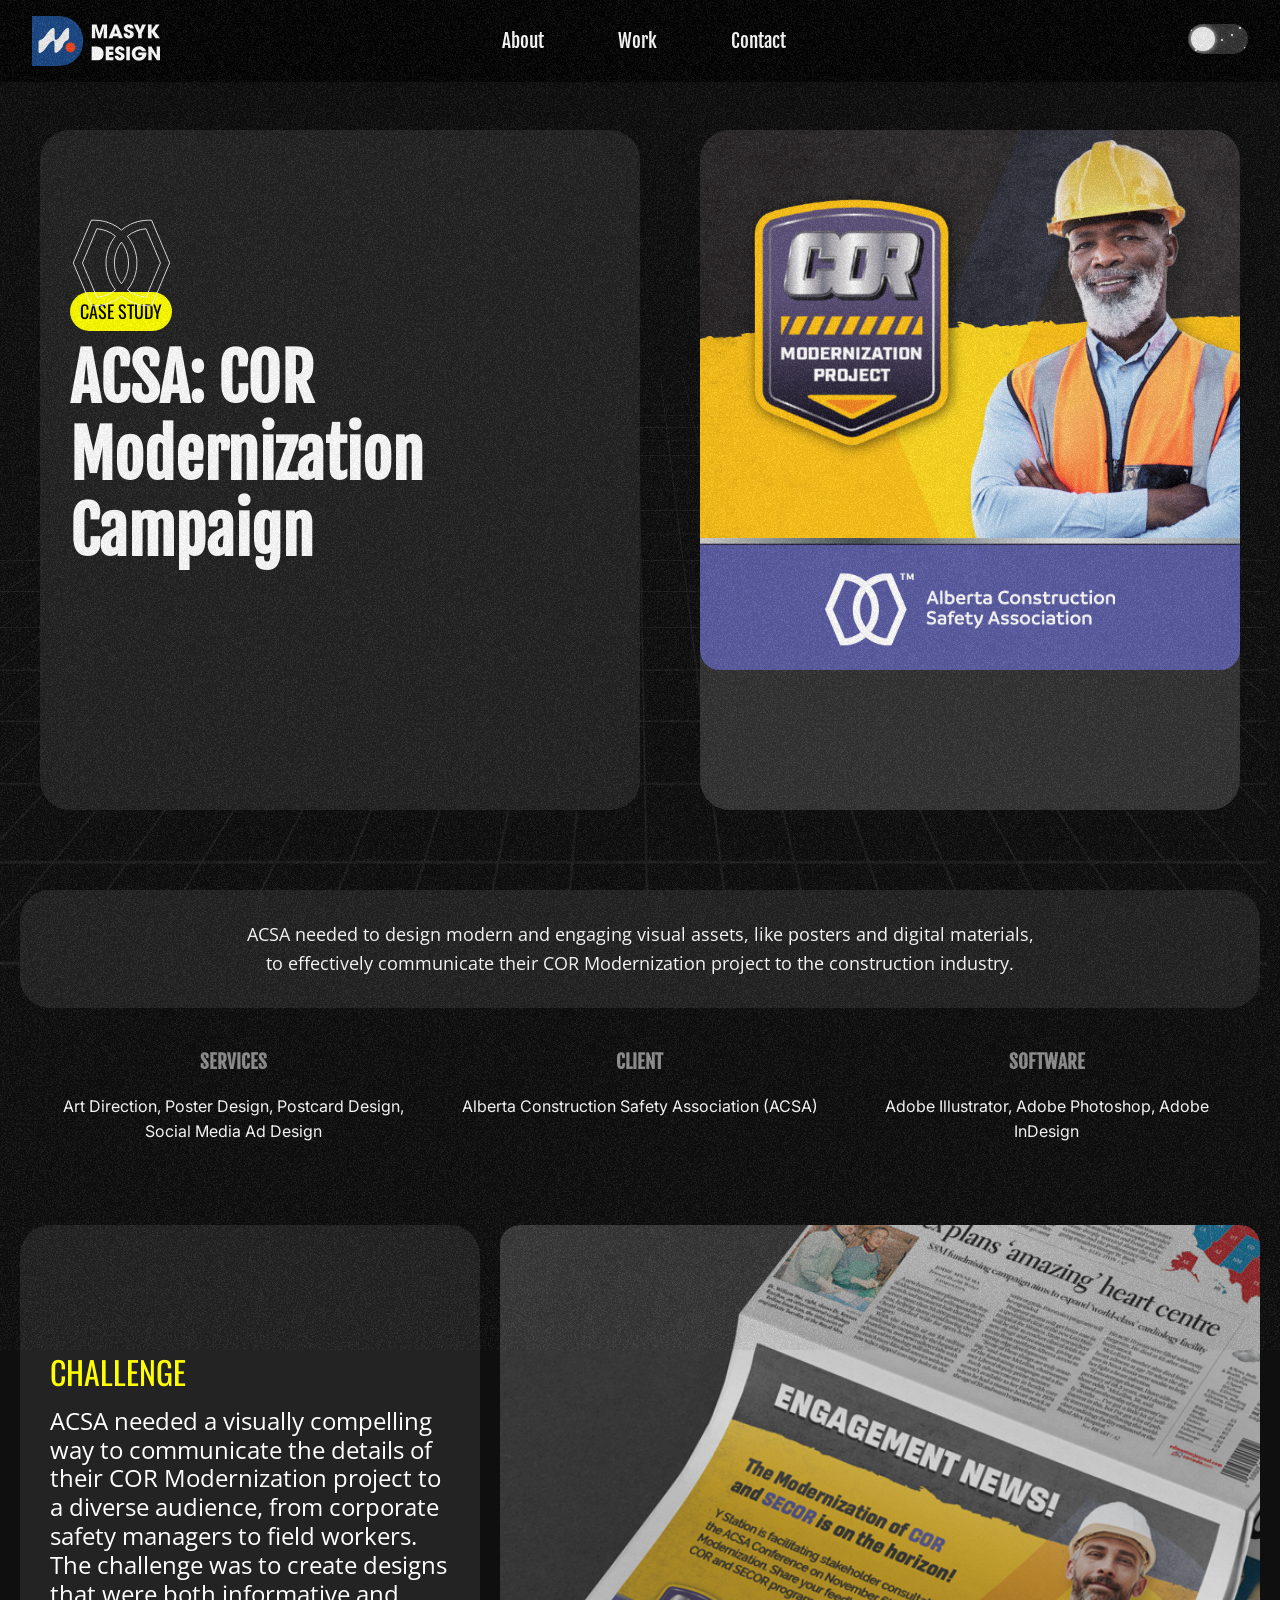
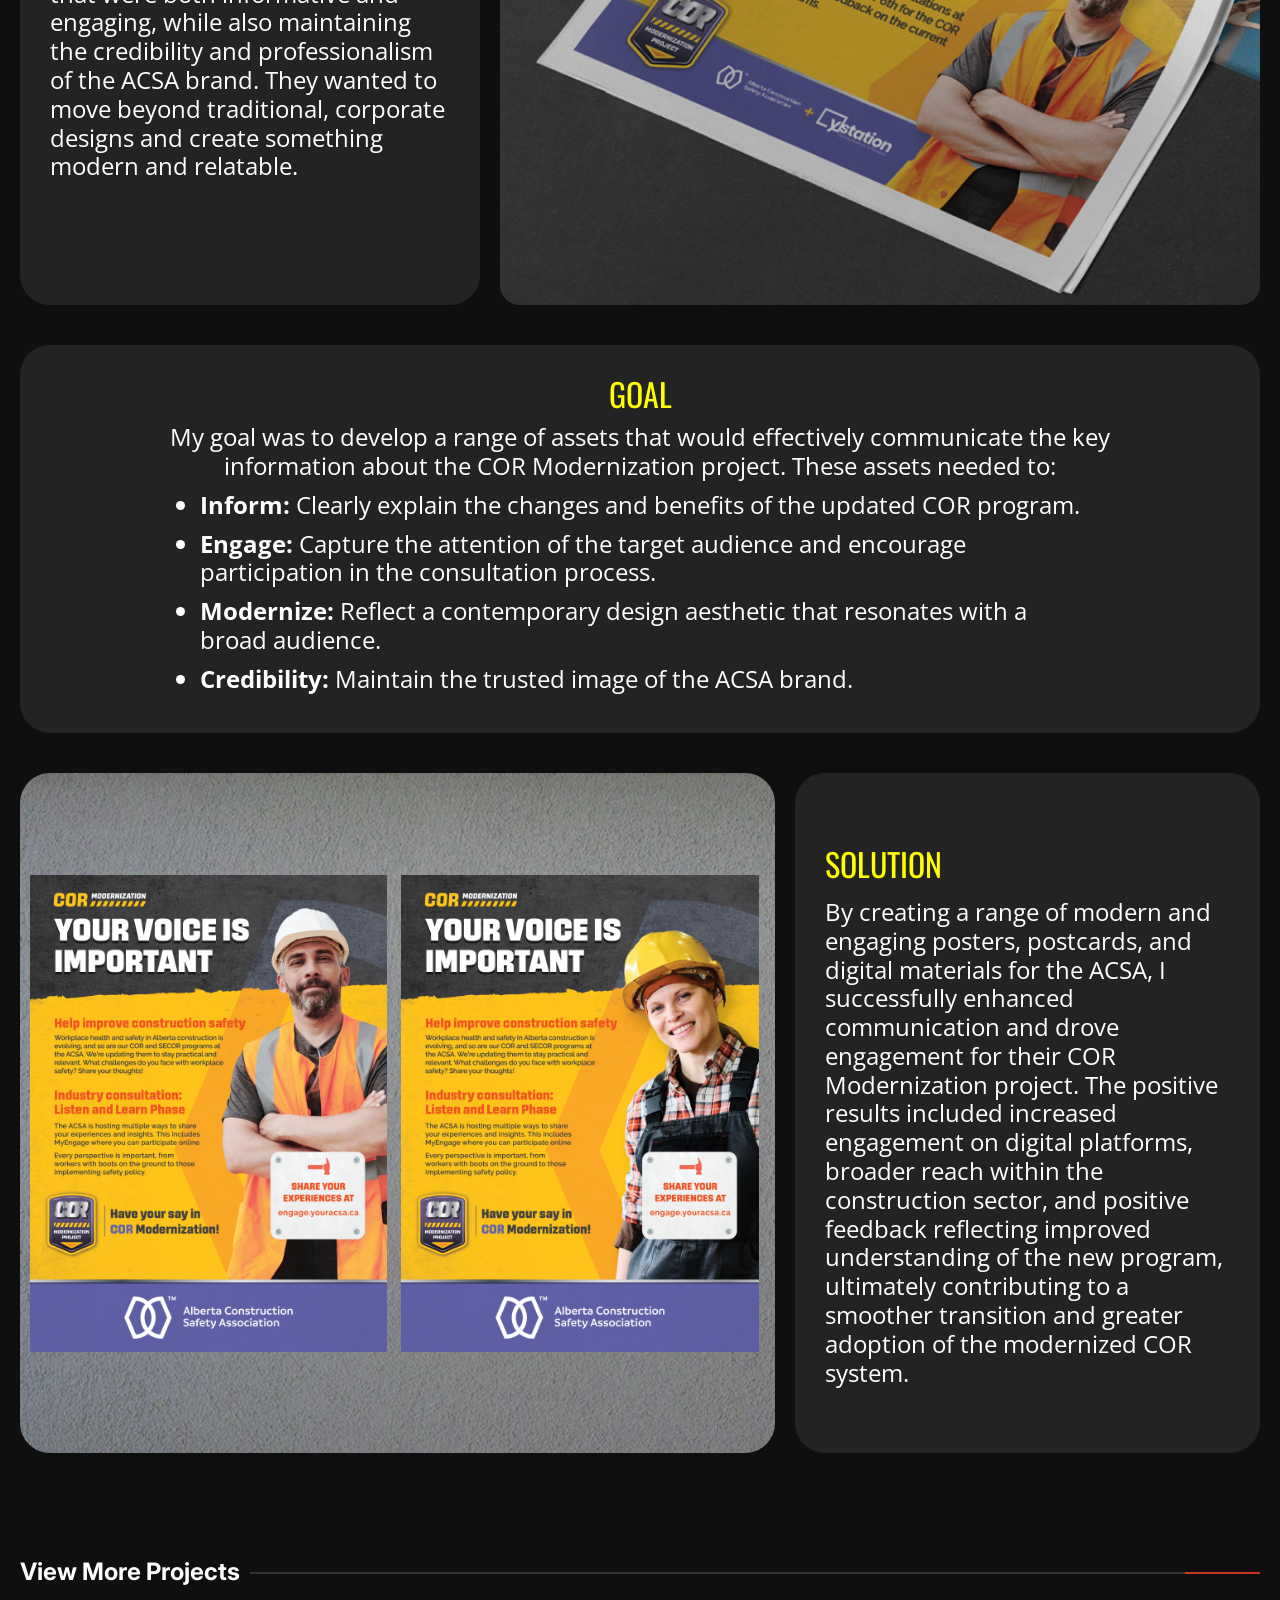
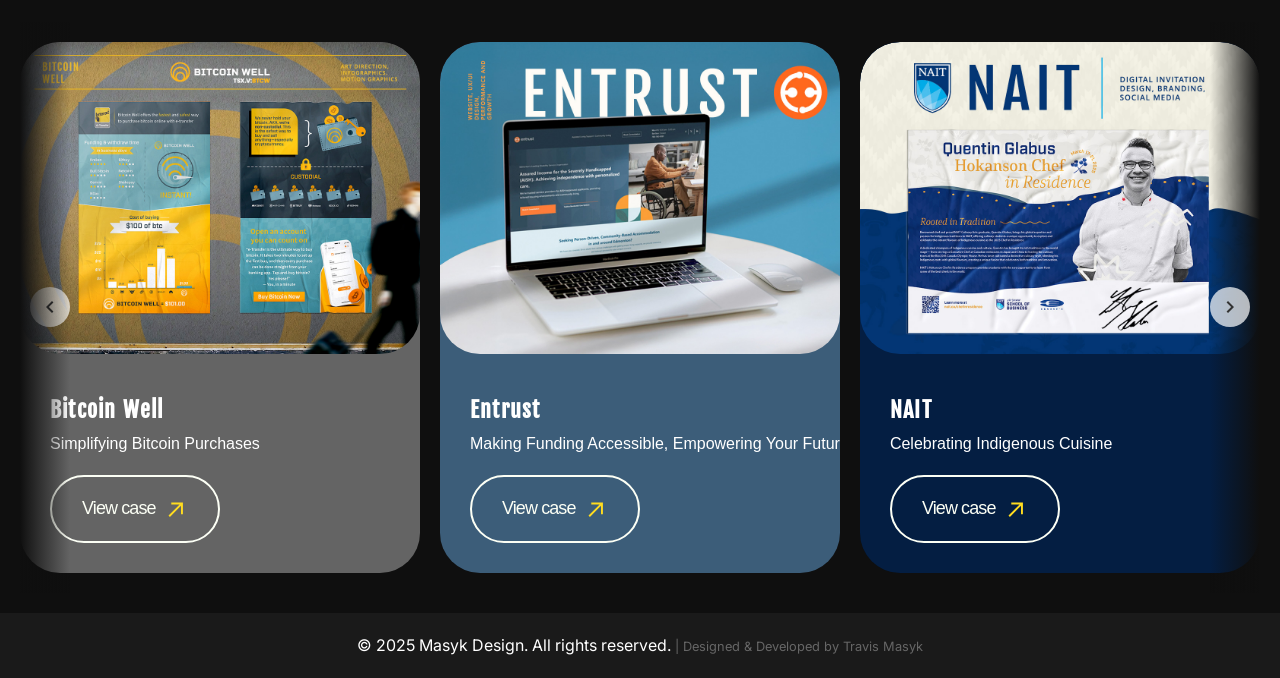
<file: ACSA.html>
<!DOCTYPE html>
<html lang="en">
<head>
    <meta charset="UTF-8">
    <meta name="viewport" content="width=device-width, initial-scale=1.0">
    <title>ACSA - Project Detail</title>
    <meta name="description" content="Detailed case study for the Bitcoin Well e-Transfer project.">
    <link rel="stylesheet" href="style.css">
    <link rel="stylesheet" href="https://fonts.googleapis.com/css2?family=Fjalla+One&family=Inter:wght@400;700&family=Oswald:wght@400;700&display=swap">
    <link rel="stylesheet" href="https://cdnjs.cloudflare.com/ajax/libs/font-awesome/6.0.0/css/all.min.css">
    <link rel="icon" type="image/png" href="images/svg/Favicon/favicon.png" sizes="96x96" />
    <link rel="icon" type="image/svg+xml" href="images/svg/Favicon/favicon.svg" />
    <link rel="shortcut icon" href="images/svg/Favicon/favicon.ico" />
    <link rel="apple-touch-icon" sizes="180x180" href="/apple-touch-icon.png" />
    <link rel="manifest" href="/site.webmanifest" />
    <link rel="preconnect" href="https://fonts.googleapis.com">
    <link rel="preconnect" href="https://fonts.gstatic.com" crossorigin>
    <link href="https://fonts.googleapis.com/css2?family=Open+Sans:wght@400;700&display=swap" rel="stylesheet">
    <script src="projects.js" defer></script>
    <script src="script.js" defer></script>
</head>
<body>
    <div id="custom-cursor"></div>

    <header>
        <a href="./index.html" class="logo">
            <img src="Images/SVG/SVG/Masyk_Logo.svg" alt="Masyk Design" class="logo-svg" aria-label="Your Name Logo - Home">
        </a>
        <nav>
            <ul class="nav-items">
                                            <li><a href="index.html#about">About</a></li>
                <li><a href="index.html#portfolio">Work</a></li>
                <li><a href="index.html#contact">Contact</a></li>
            </ul>
        </nav>
        <div class="theme-toggle-container">
            <label class="theme-switch" for="checkbox">
                <input type="checkbox" id="checkbox" />
                <div class="slider round">
                    <div class="stars-container">
                        <div class="star"></div>
                        <div class="star star-2"></div>
                        <div class="star star-3"></div>
                        <div class="star star-4"></div>
                        <div class="star star-5"></div>
                        <div class="star star-6"></div>
                        <div class="star star-7"></div>
                        <div class="star star-8"></div>
                    </div>
                    <div class="toggle-icon sun"></div>
                    <div class="toggle-icon moon"></div>
                    <div class="cloud"></div>
                </div>
            </label>
        </div>
        <div class="menu-toggle">
            <div class="hamburger-container">
                <span class="bar burger-top"></span>
                <span class="bar burger-middle"></span>
                <span class="bar burger-bottom"></span>
            </div>
        </div>
      
    </header>

    <main>
        <section id="project-detail">

            <section class="project-hero-section">
                <div class="project-hero-left">
                    <svg id="Layer_1" data-name="Layer 1" xmlns="http://www.w3.org/2000/svg" viewBox="0 0 594.62 593.86">
                     
                        <path class="st0" d="M485.2,54.3h-16.6c-61.7,0-118.4,22.1-162.5,58.8-44.1-36.7-100.8-58.8-162.5-58.8h-16.6L19.5,308.8l107.4,254.5h16.6c61.7,0,118.4-22.1,162.5-58.8,44.1,36.7,100.8,58.8,162.5,58.8h16.6l107.4-254.5-107.4-254.5ZM270.6,468.6c-30.9,24.6-69.1,40.6-110.8,43.9l-85.9-203.7,85.9-203.7c41.7,3.3,79.8,19.2,110.8,43.9t0,0c-35.4,43.7-56.6,99.3-56.6,159.8s21.2,116.1,56.6,159.8M264.2,308.8c0-46.5,15.6-89.3,41.8-123.7,26.2,34.4,41.8,77.2,41.8,123.7s-15.6,89.3-41.8,123.7c-26.2-34.4-41.8-77.2-41.8-123.7ZM452.1,512.5c-41.7-3.3-79.8-19.2-110.8-43.9,35.4-43.7,56.6-99.3,56.6-159.8s-21.2-116.1-56.6-159.8c30.9-24.6,69.1-40.6,110.8-43.9l85.9,203.7-85.9,203.7Z"/>
                    </svg>
                    <span class="project-hero-label-box">Case Study</span>
                    <h1>ACSA: COR Modernization Campaign<br>
                    <br></h1>
                </div>
                <div class="project-hero-right">
                    <img src="Images/ACSA/ASCA_Main.png" alt="ACSA" loading="lazy">
                </div>
            </section>
            

            <section class="project-intro">
                <p>ACSA needed to design modern and engaging visual assets, like posters and digital materials,
                     <br>to effectively communicate their COR Modernization project to the construction industry.</p>
            </section>

            <section class="project-details-grid">
                <div>
                    <h3 class="detail-title">Services</h3>
                    <p>Art Direction, Poster Design, Postcard Design, Social Media Ad Design</p>
                </div>
                <div>
                    <h3 class="detail-title">Client</h3>
                    <p>Alberta Construction Safety Association (ACSA)</p>
                </div>
            
                <div>
                    <h3 class="detail-title">Software</h3>
                    <p>Adobe Illustrator, Adobe Photoshop, Adobe InDesign</p>
                </div>
            </section>


            <section class="challenge-project">
                <div class="challenge-project-left">
                    <span class="challenge-project-label-box">Challenge</span>
                    <p>ACSA needed a visually compelling way to communicate the details of their COR Modernization project to a diverse audience, from corporate safety managers to field workers. 
                        The challenge was to create designs that were both informative and engaging, 
                        while also maintaining the credibility and professionalism of the ACSA brand. 
                        They wanted to move beyond traditional, corporate designs and create something modern and relatable.</p>
                </div>
                <div class="challenge-project-right">
                    <img src="./Images/ACSA/ACSA_Ad1.png" alt="ASCA" loading="lazy">
                </div>
            </section>

            <section class="project-goal">
                <span class="project-goal-title">GOAL</span>
                <p>
                    My goal was to develop a range of assets that would effectively communicate the key information about the COR Modernization project. These assets needed to:
                </p>
                <ul> <li><b>Inform:</b> Clearly explain the changes and benefits of the updated COR program.</li>
                  <li> <b>Engage:</b> Capture the attention of the target audience and encourage participation in the consultation process.</li>
                  <li> <b>Modernize:</b> Reflect a contemporary design aesthetic that resonates with a broad audience.</li>
                    <li> <b>Credibility:</b> Maintain the trusted image of the ACSA brand.</li>


                </ul>
              </section>
            
     
            <section class="solution-project">
                <div class="solution-project-left">
                    <img src="Images/ACSA/ASCA_Poster.jpg" alt="BTCW infographic">
                    <div class="overlay"></div> <img src="Images/ACSA/ASCA_Poster2.jpg" alt="BTCW infographic">
                    <div class="overlay"></div>
                </div>
                <div class="solution-project-right">
                    <span class="solution-project-title">Solution</span>
                    <p>By creating a range of modern and engaging posters, postcards, and digital materials for the ACSA, I successfully enhanced communication and drove engagement for their COR Modernization project. The positive results included increased engagement on digital platforms, broader reach within the construction sector, and positive feedback reflecting improved understanding of the new program, ultimately contributing to a smoother transition and greater adoption of the modernized COR system.</p>
                </div>
            </section>

           
            
        

              <div class="about-title-container">
                <h2>View More Projects</h2>
                <div class="horizontal-line"></div>
            </div>
            
    
        
    
    
            <section id="portfolio-carousel">
                <div class="carousel-nav carousel-nav-left">
                    <svg xmlns="http://www.w3.org/2000/svg" viewBox="0 0 24 24"><path d="M15.41 7.41L10.83 12l4.58 4.59L14 18l-6-6 6-6 1.41 1.41z"/></svg>
                </div>
                <div class="portfolio-carousel-container" id="portfolio-carousel-container"></div>
                <div class="carousel-nav carousel-nav-right">
                    <svg xmlns="http://www.w3.org/2000/svg" viewBox="0 0 24 24"><path d="M8.59 16.59L13.17 12 8.59 7.41 10 6l6 6-6 6-1.41-1.41z"/></svg>
                </div>
            </section>
    
           
            
       
            
        </section>


        <div class="bg-grid-line2"> 
            <div class="bg-line2"></div> 
        </div> 

    </main>

    <footer>
       
        <p>&copy; 2025 Masyk Design. All rights reserved. <span style="color: #666; font-size: 0.8em;">| Designed &amp; Developed by <a href="./index.html" style="color: inherit; text-decoration: none;">Travis Masyk</a></span></p>
</footer>
</body>
</html>
</file>
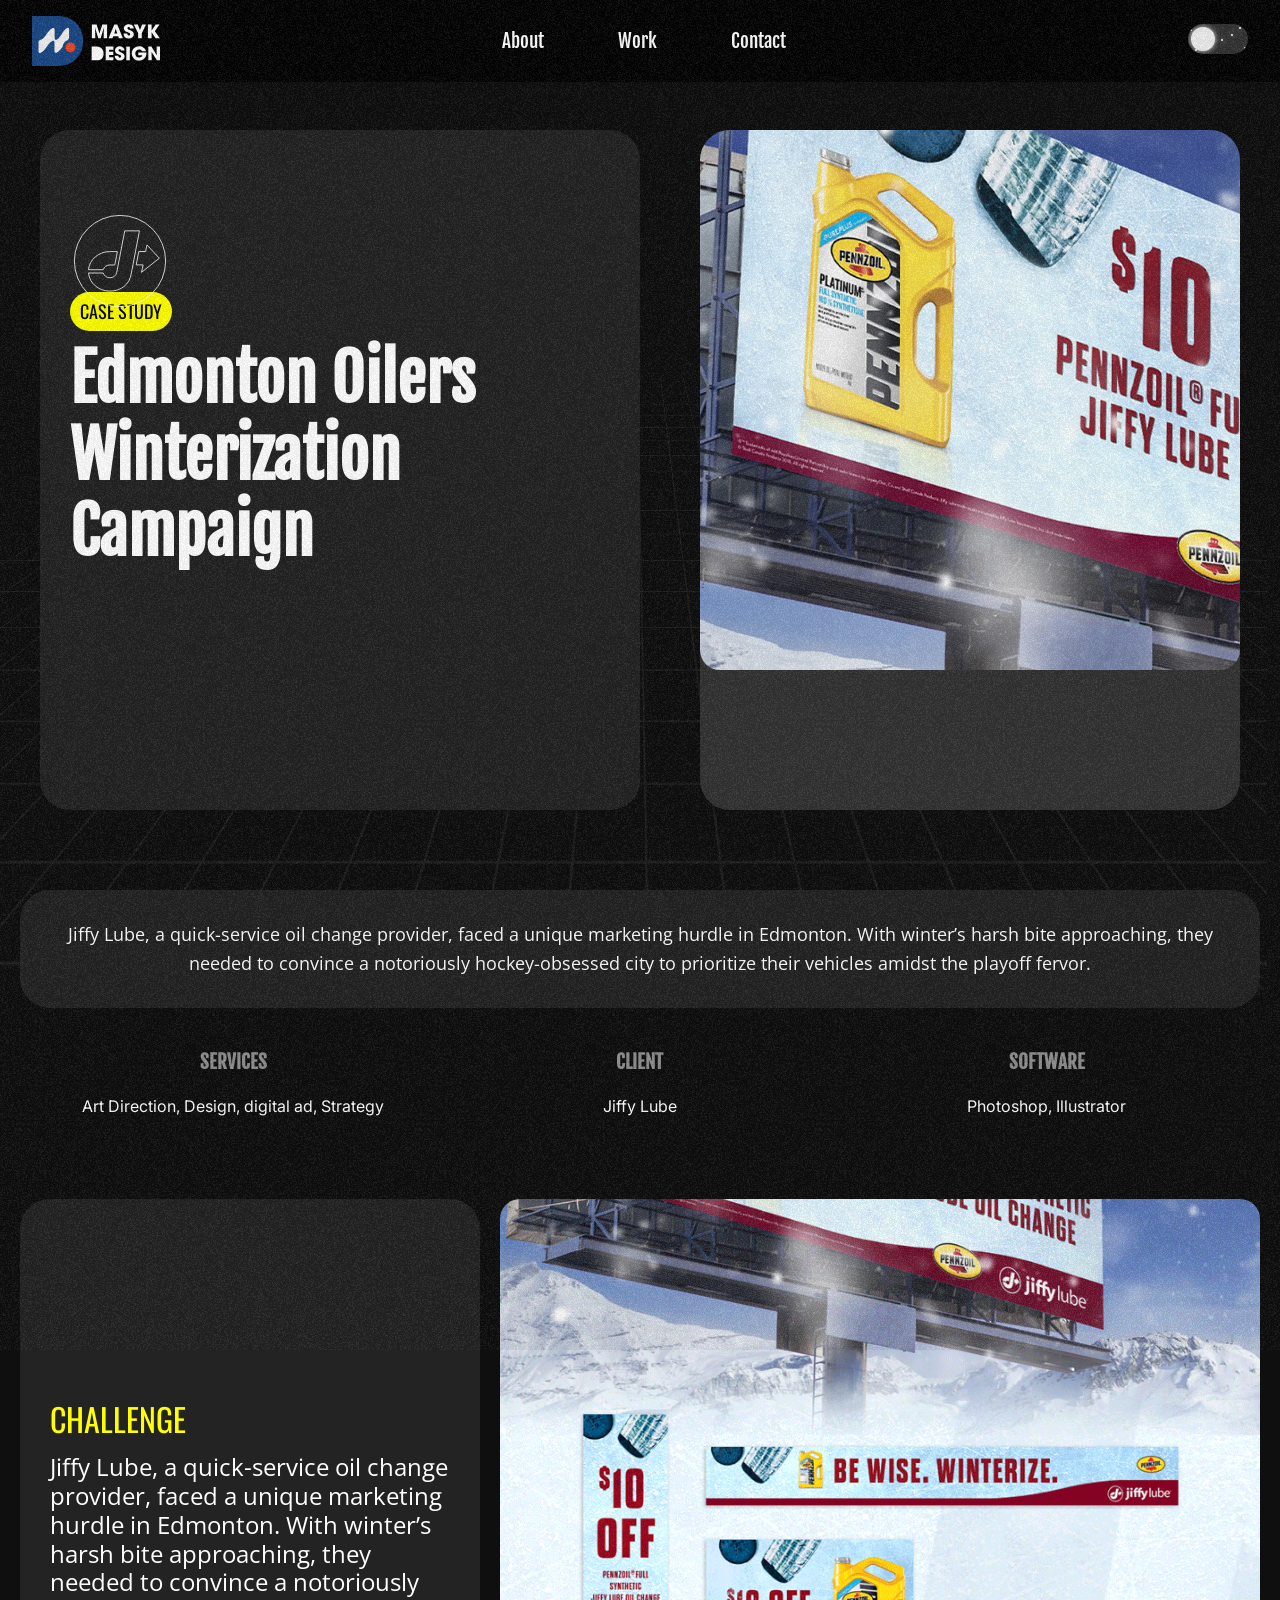
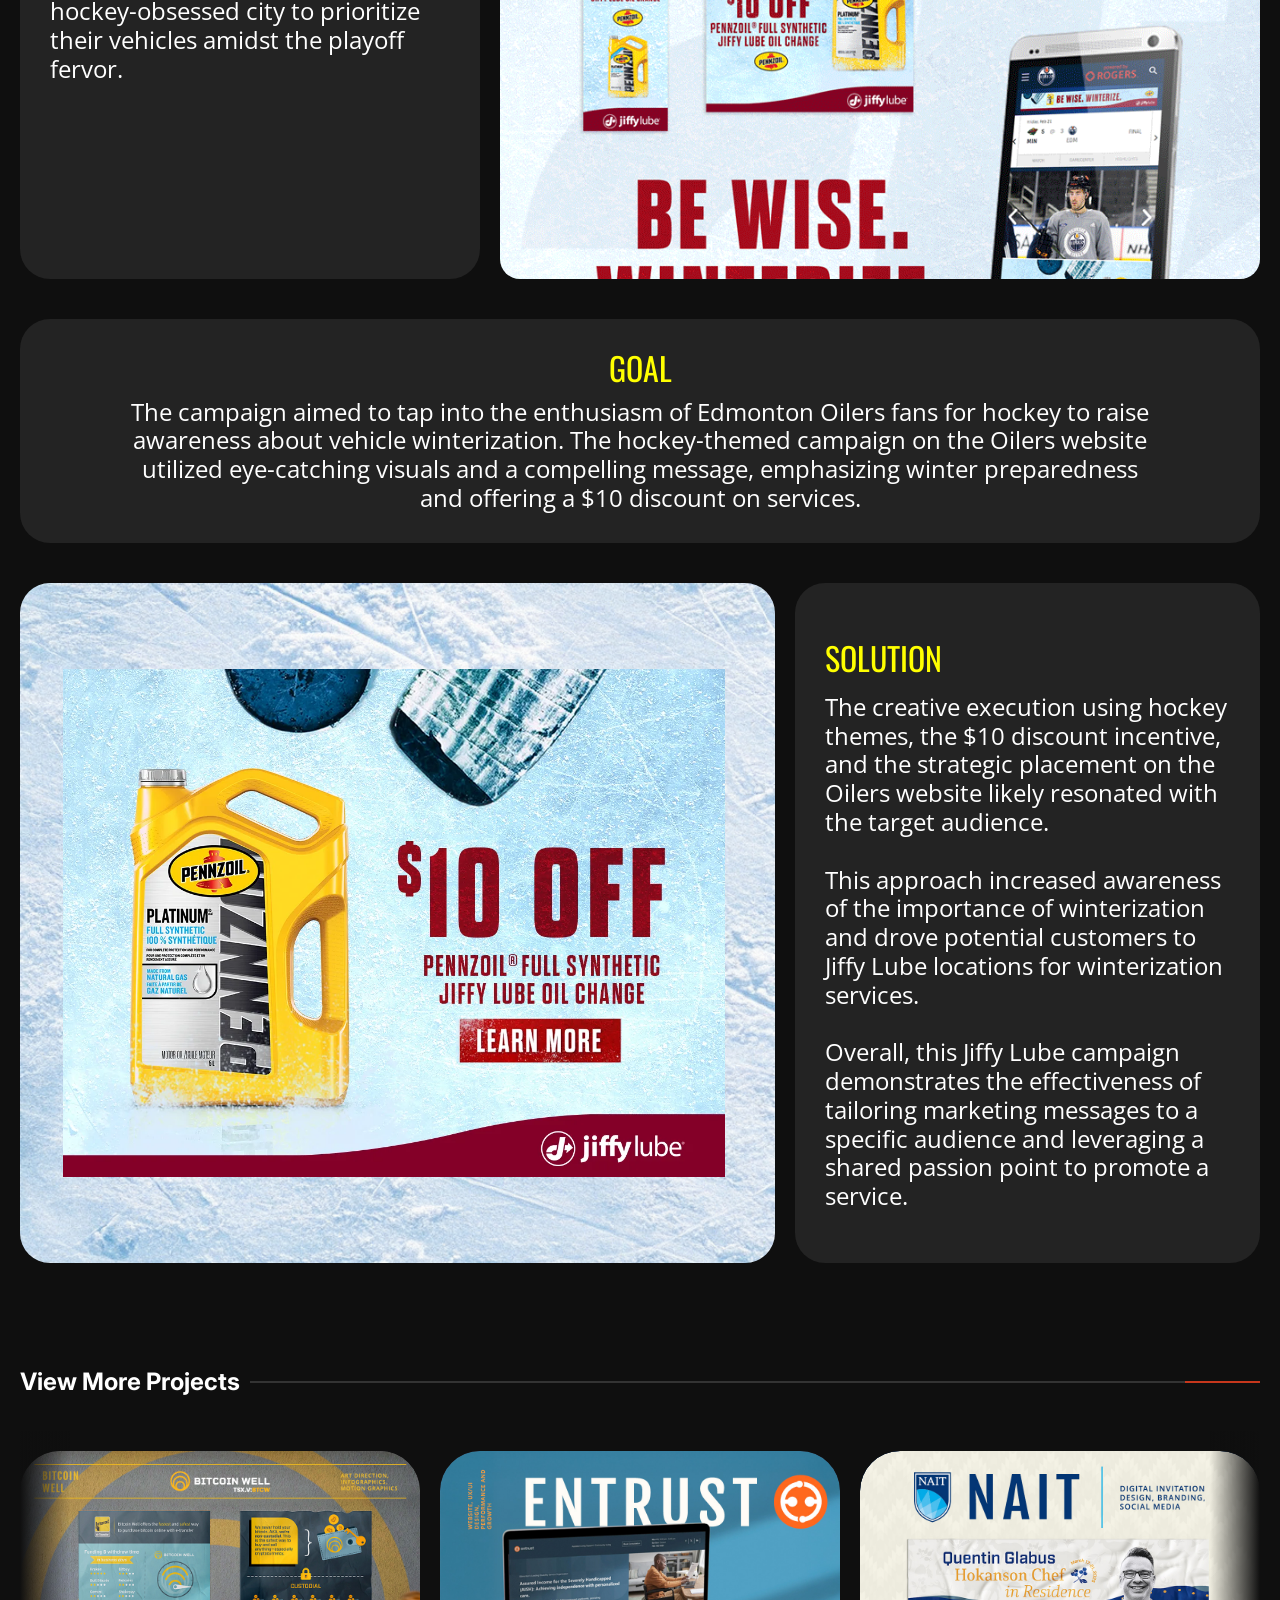
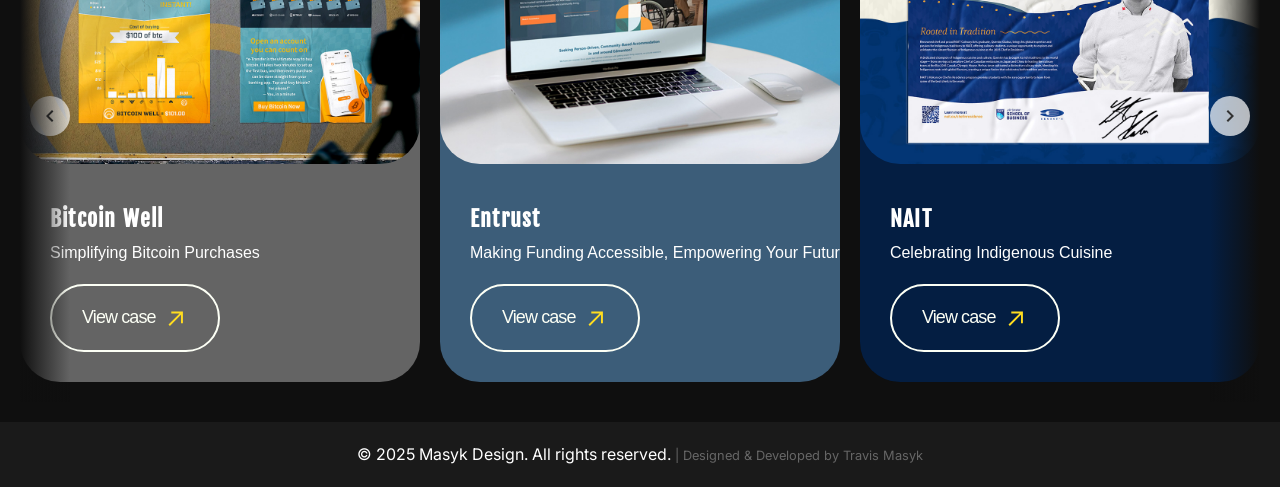
<file: Jiffy-Lube.html>
<!DOCTYPE html>
<html lang="en">
<head>
    <meta charset="UTF-8">
    <meta name="viewport" content="width=device-width, initial-scale=1.0">
    <title>Jiffy-Lube - Project Detail</title>
    <meta name="description" content="Detailed case study for the Bitcoin Well e-Transfer project.">
    <link rel="stylesheet" href="style.css">
    <link rel="stylesheet" href="https://fonts.googleapis.com/css2?family=Fjalla+One&family=Inter:wght@400;700&family=Oswald:wght@400;700&display=swap">
    <link rel="stylesheet" href="https://cdnjs.cloudflare.com/ajax/libs/font-awesome/6.0.0/css/all.min.css">
    <link rel="icon" type="image/png" href="images/svg/Favicon/favicon.png" sizes="96x96" />
    <link rel="icon" type="image/svg+xml" href="images/svg/Favicon/favicon.svg" />
    <link rel="shortcut icon" href="images/svg/Favicon/favicon.ico" />
    <link rel="apple-touch-icon" sizes="180x180" href="/apple-touch-icon.png" />
    <link rel="manifest" href="/site.webmanifest" />
    <link rel="preconnect" href="https://fonts.googleapis.com">
    <link rel="preconnect" href="https://fonts.gstatic.com" crossorigin>
    <link href="https://fonts.googleapis.com/css2?family=Open+Sans:wght@400;700&display=swap" rel="stylesheet">
    <script src="projects.js" defer></script>
    <script src="script.js" defer></script>
</head>
<body>
    <div id="custom-cursor"></div>

    <header>
        <a href="./index.html" class="logo">
            <img src="Images/SVG/SVG/Masyk_Logo.svg" alt="Masyk Design" class="logo-svg" aria-label="Your Name Logo - Home">
        </a>
        <nav>
            <ul class="nav-items">
                                            <li><a href="index.html#about">About</a></li>
                <li><a href="index.html#portfolio">Work</a></li>
                <li><a href="index.html#contact">Contact</a></li>
            </ul>
        </nav>
        <div class="theme-toggle-container">
            <label class="theme-switch" for="checkbox">
                <input type="checkbox" id="checkbox" />
                <div class="slider round">
                    <div class="stars-container">
                        <div class="star"></div>
                        <div class="star star-2"></div>
                        <div class="star star-3"></div>
                        <div class="star star-4"></div>
                        <div class="star star-5"></div>
                        <div class="star star-6"></div>
                        <div class="star star-7"></div>
                        <div class="star star-8"></div>
                    </div>
                    <div class="toggle-icon sun"></div>
                    <div class="toggle-icon moon"></div>
                    <div class="cloud"></div>
                </div>
            </label>
        </div>
        <div class="menu-toggle">
            <div class="hamburger-container">
                <span class="bar burger-top"></span>
                <span class="bar burger-middle"></span>
                <span class="bar burger-bottom"></span>
            </div>
        </div>
      
    </header>

    <main>
        <section id="project-detail">

            <section class="project-hero-section">
                <div class="project-hero-left">
                    <svg id="Layer_1" xmlns="http://www.w3.org/2000/svg" version="1.1" viewBox="0 0 612 612">
                   
                        <circle class="st0" cx="306" cy="306" r="279.2"/>
  <path class="st0" d="M334.9,121.6l-48.4,252.5c-4.2,23.6-22.3,34.5-42.3,34.5s-36.1-12.3-41-29.1h-90.1c5.6,62.1,62.1,110.9,131.1,110.9s121.1-42.2,131-108l49.7-260.8h-90Z"/>
  <path class="st0" d="M203.1,359.6c4.8-16.8,21.3-29.3,41.1-29.3h29.9l15.7-81.8h-45.6c-69.1,0-125.7,48.9-131.2,111h90.1Z"/>
  <polygon class="st0" points="405.3 329.8 447.4 329.8 438 374.9 546.6 289.1 471.1 207.8 462.7 248.3 420.8 248.3 405.3 329.8"/>
</svg>
                    <span class="project-hero-label-box">Case Study</span>
                    <h1>Edmonton Oilers Winterization Campaign
                        <br> </br>
                    </h1>
                </div>
                <div class="project-hero-right">
                    <img src="Images/JiffyLube/JL_Main1.jpg" alt="Jiffy Lube" loading="lazy">
                </div>
            </section>
            

            <section class="project-intro">
                <p>
                    Jiffy Lube, a quick-service oil change provider, faced a unique marketing hurdle in Edmonton. 
                    With winter’s harsh bite approaching, they needed to convince a notoriously hockey-obsessed city to prioritize their vehicles amidst the playoff fervor.
                </p>
            </section>

            <section class="project-details-grid">
                <div>
                    <h3 class="detail-title">Services</h3>
                    <p>Art Direction, Design, digital ad, Strategy</p>
                </div>
                <div>
                    <h3 class="detail-title">Client</h3>
                    <p>Jiffy Lube</p>
                </div>
            
                <div>
                    <h3 class="detail-title">Software</h3>
                    <p>Photoshop, Illustrator</p>
                </div>
            </section>


            <section class="challenge-project">
                <div class="challenge-project-left">
                    <span class="challenge-project-label-box">Challenge</span>
                    <p>Jiffy Lube, a quick-service oil change provider, faced a unique marketing hurdle in Edmonton.

                        With winter’s harsh bite approaching, they needed to convince a notoriously hockey-obsessed city to prioritize their vehicles amidst the playoff fervor.</p>
                </div>
                <div class="challenge-project-right">
                    <i class=""></i> <img src="Images/JiffyLube/JL_portfolio_ANIMATED2.gif" alt="Jiffy Lube animation" loading="lazy" class="expandable">
                    <div class="overlay"></div>
                </div>
            </section>

            <section class="project-goal">
                <span class="project-goal-title">GOAL</span>
                <p>
                    The campaign aimed to tap into the enthusiasm of Edmonton Oilers fans for hockey to raise awareness about vehicle winterization.

                    The hockey-themed campaign on the Oilers website utilized eye-catching visuals and a compelling message, emphasizing winter preparedness and offering a $10 discount on services.                    
                </p>
            
                </ul>
              </section>
            
     
            <section class="solution-project-jiffy">
                <div class="solution-project-jiffy-left">
                    <img src="Images/JiffyLube/JL_Feat3.jpg" alt="Jiffy Lube animation" loading="lazy" >
                    <div class="overlay"></div>
                </div>
                <div class="solution-project-jiffy-right">
                    <span class="solution-project-jiffy-title">Solution</span>
                    <p>The creative execution using hockey themes, the $10 discount incentive, and the strategic placement on the Oilers website likely resonated with the target audience.<br>

                        <br>This approach increased awareness of the importance of winterization and
                        drove potential customers to Jiffy Lube locations for winterization services.<br>
                        <br> Overall, this Jiffy Lube campaign demonstrates the effectiveness of tailoring marketing messages to a specific audience and leveraging a shared passion point to promote a service.
                        </p>
                </div>
            </section>


            
        

            <div class="about-title-container">
                <h2>View More Projects</h2>
                <div class="horizontal-line"></div>
            </div>
            
    
        
    
    
            <section id="portfolio-carousel">
                <div class="carousel-nav carousel-nav-left">
                    <svg xmlns="http://www.w3.org/2000/svg" viewBox="0 0 24 24"><path d="M15.41 7.41L10.83 12l4.58 4.59L14 18l-6-6 6-6 1.41 1.41z"/></svg>
                </div>
                <div class="portfolio-carousel-container" id="portfolio-carousel-container"></div>
                <div class="carousel-nav carousel-nav-right">
                    <svg xmlns="http://www.w3.org/2000/svg" viewBox="0 0 24 24"><path d="M8.59 16.59L13.17 12 8.59 7.41 10 6l6 6-6 6-1.41-1.41z"/></svg>
                </div>
            </section>
    

           
       
            
            
        </section>


        <div class="bg-grid-line2"> 
            <div class="bg-line2"></div> 
        </div> 

    </main>

    <footer>
       
        <p>&copy; 2025 Masyk Design. All rights reserved. <span style="color: #666; font-size: 0.8em;">| Designed &amp; Developed by <a href="./index.html" style="color: inherit; text-decoration: none;">Travis Masyk</a></span></p>
</footer>
</body>
</html>
</file>
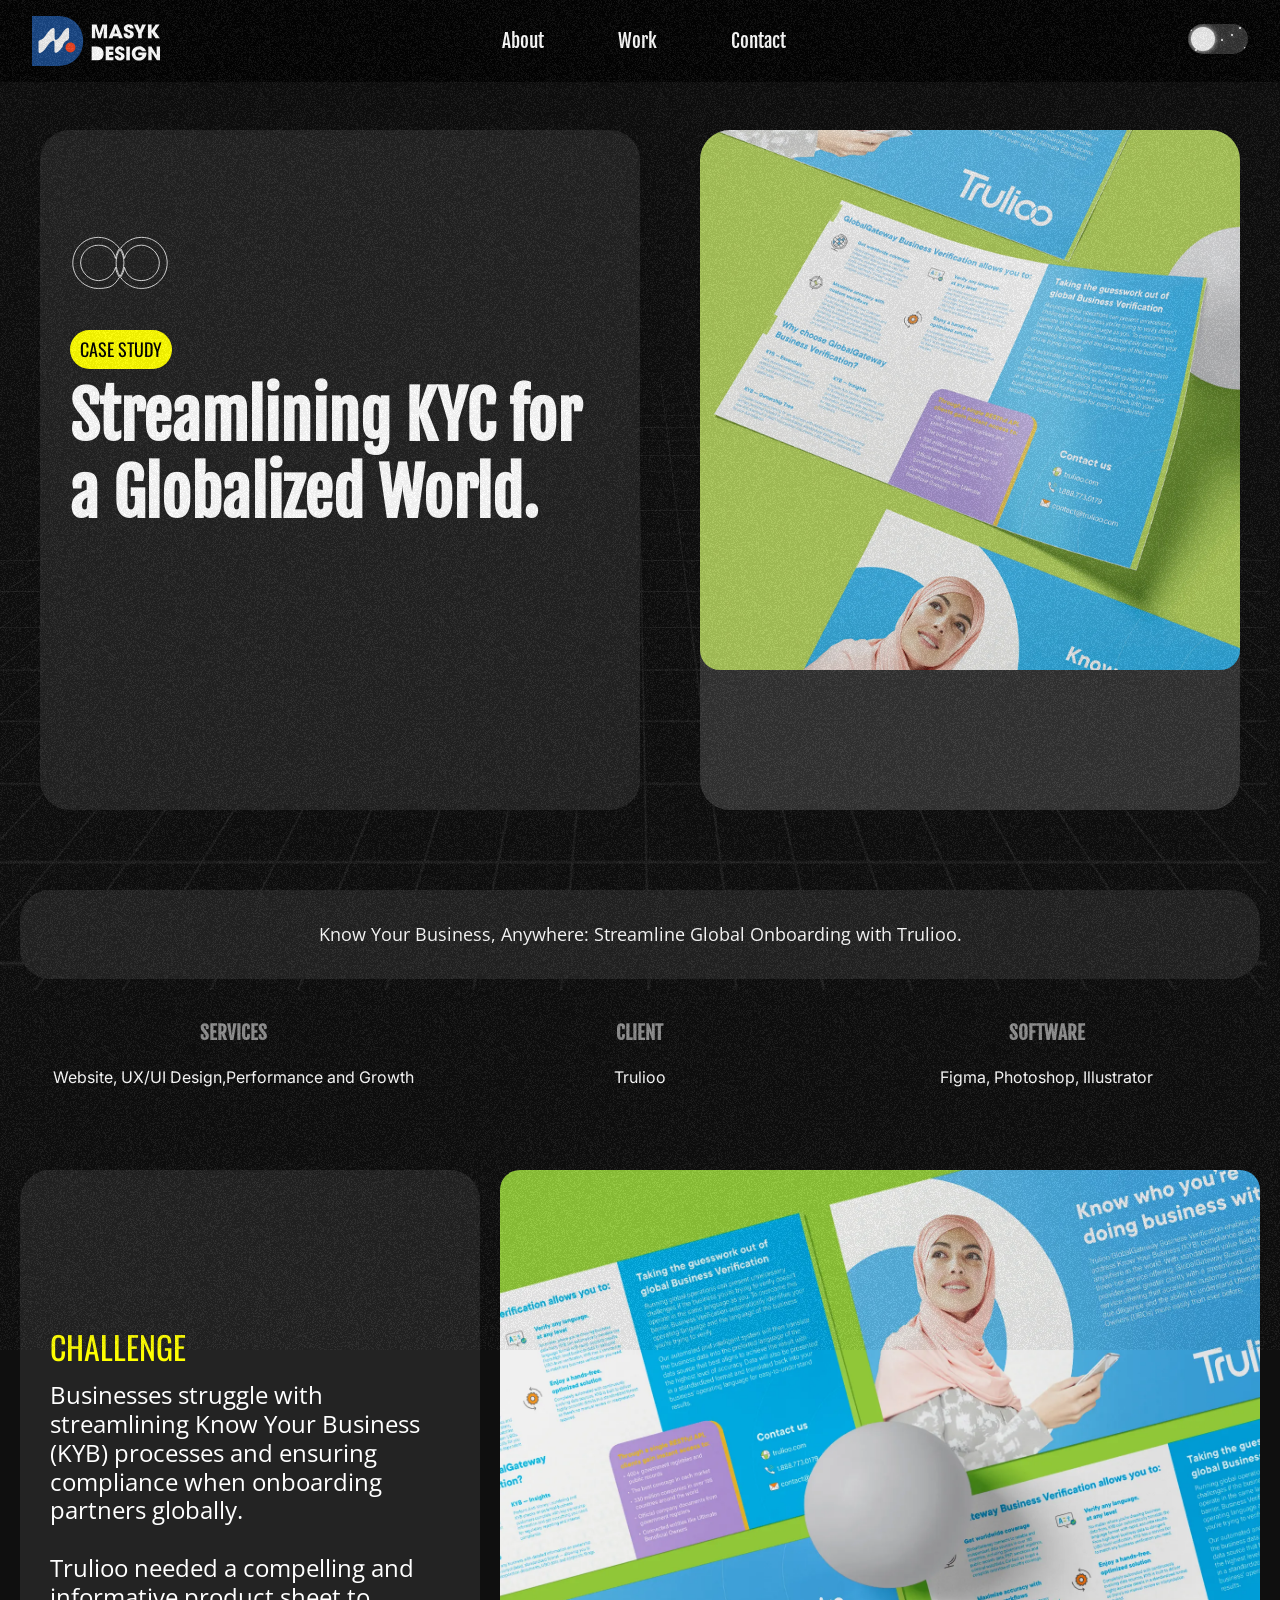
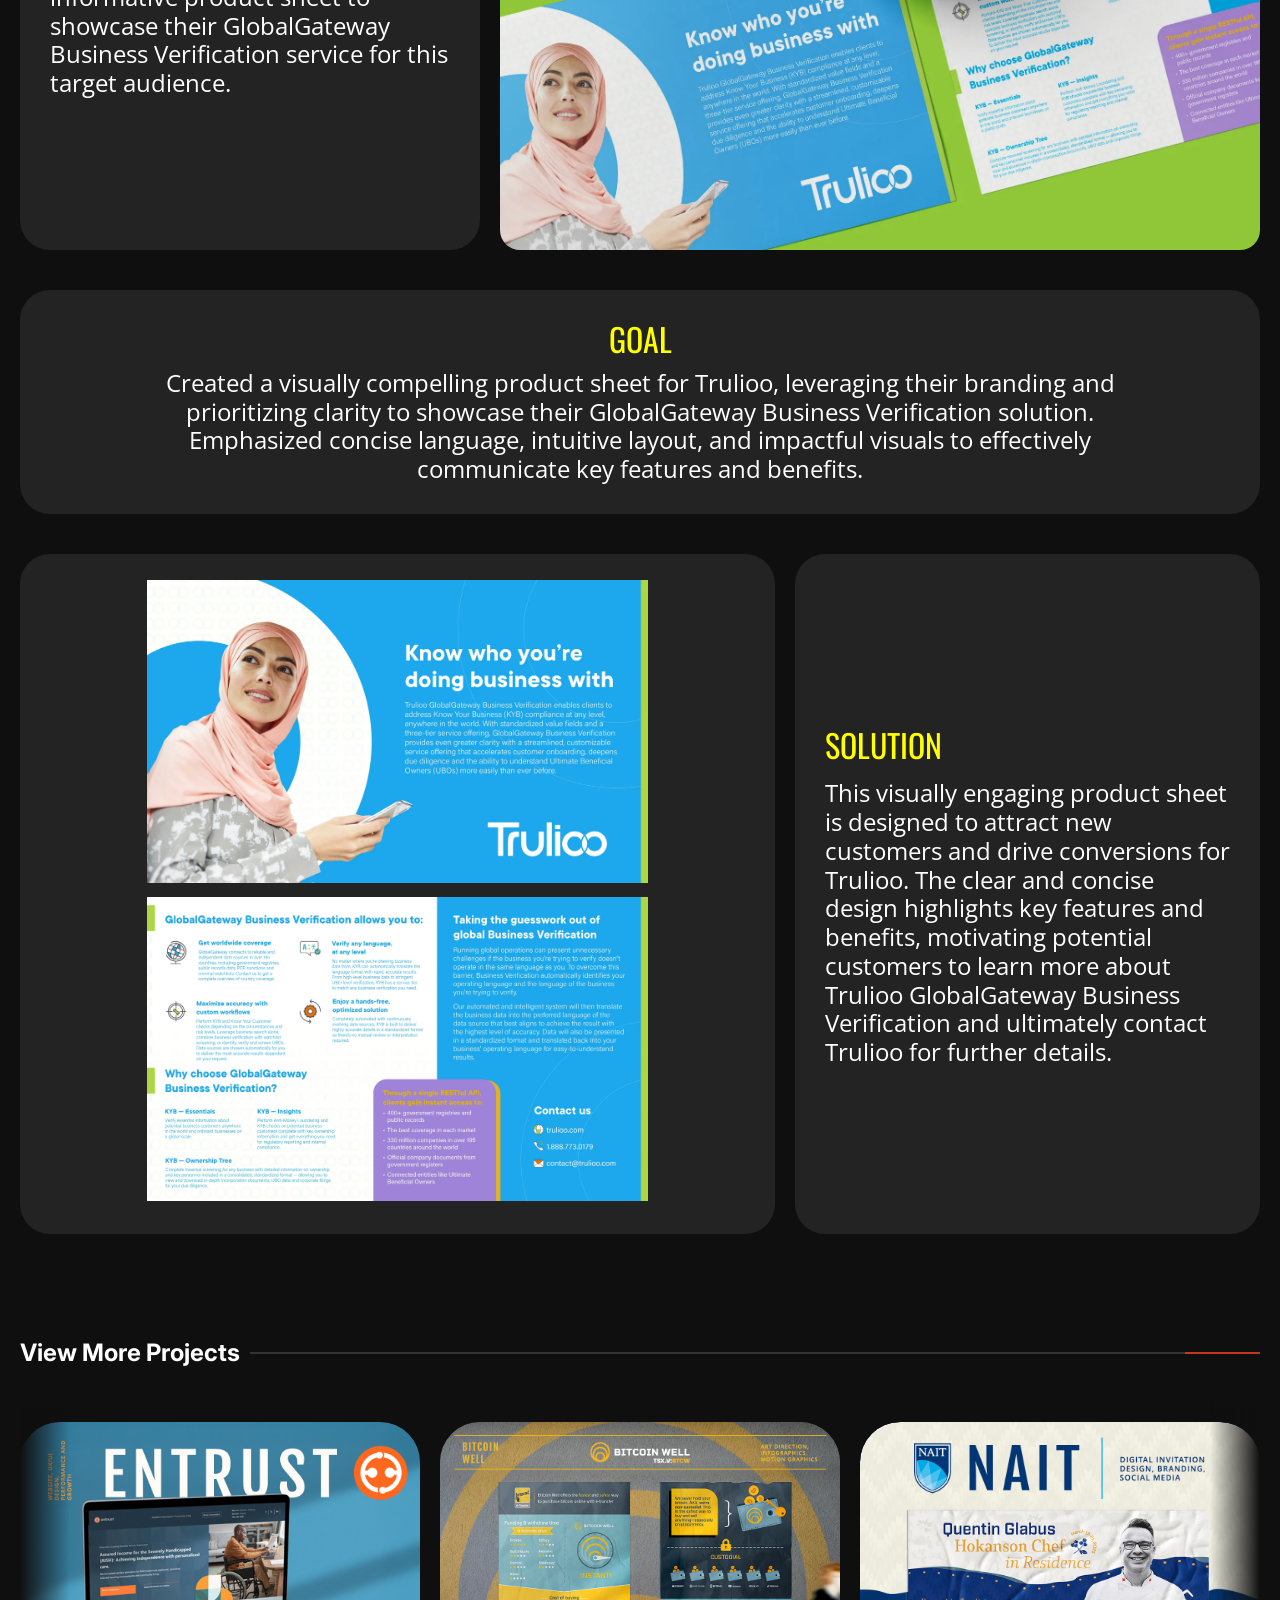
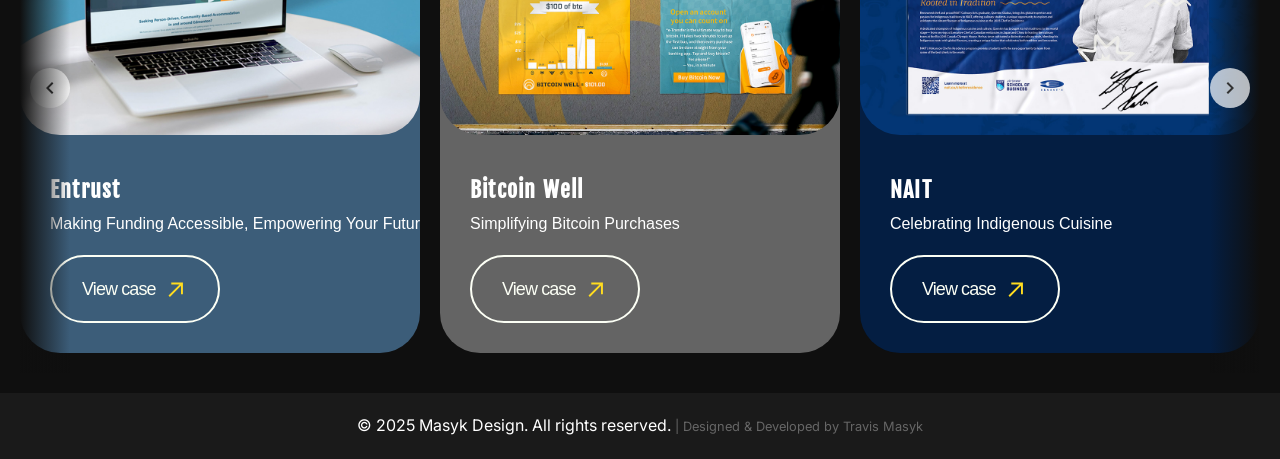
<file: Trulioo.html>
<!DOCTYPE html>
<html lang="en">
<head>
    <meta charset="UTF-8">
    <meta name="viewport" content="width=device-width, initial-scale=1.0">
    <title>TRULIOO - Project Detail</title>
    <meta name="description" content="Detailed case study for the Bitcoin Well e-Transfer project.">
    <link rel="stylesheet" href="style.css">
    <link rel="stylesheet" href="https://fonts.googleapis.com/css2?family=Fjalla+One&family=Inter:wght@400;700&family=Oswald:wght@400;700&display=swap">
    <link rel="stylesheet" href="https://cdnjs.cloudflare.com/ajax/libs/font-awesome/6.0.0/css/all.min.css">
    <link rel="icon" type="image/png" href="images/svg/Favicon/favicon.png" sizes="96x96" />
    <link rel="icon" type="image/svg+xml" href="images/svg/Favicon/favicon.svg" />
    <link rel="shortcut icon" href="images/svg/Favicon/favicon.ico" />
    <link rel="apple-touch-icon" sizes="180x180" href="/apple-touch-icon.png" />
    <link rel="manifest" href="/site.webmanifest" />
    <link rel="preconnect" href="https://fonts.googleapis.com">
    <link rel="preconnect" href="https://fonts.gstatic.com" crossorigin>
    <link href="https://fonts.googleapis.com/css2?family=Open+Sans:wght@400;700&display=swap" rel="stylesheet">
    <script src="projects.js" defer></script>
    <script src="script.js" defer></script>
</head>
<body>
    <div id="custom-cursor"></div>
    <header>
        <a href="./index.html" class="logo">
            <img src="Images/SVG/SVG/Masyk_Logo.svg" alt="Masyk Design" class="logo-svg" aria-label="Your Name Logo - Home">
        </a>
        <nav>
            <ul class="nav-items">
                                            <li><a href="index.html#about">About</a></li>
                <li><a href="index.html#portfolio">Work</a></li>
                <li><a href="index.html#contact">Contact</a></li>
            </ul>
        </nav>
        <div class="theme-toggle-container">
            <label class="theme-switch" for="checkbox">
                <input type="checkbox" id="checkbox" />
                <div class="slider round">
                    <div class="stars-container">
                        <div class="star"></div>
                        <div class="star star-2"></div>
                        <div class="star star-3"></div>
                        <div class="star star-4"></div>
                        <div class="star star-5"></div>
                        <div class="star star-6"></div>
                        <div class="star star-7"></div>
                        <div class="star star-8"></div>
                    </div>
                    <div class="toggle-icon sun"></div>
                    <div class="toggle-icon moon"></div>
                    <div class="cloud"></div>
                </div>
            </label>
        </div>
        <div class="menu-toggle">
            <div class="hamburger-container">
                <span class="bar burger-top"></span>
                <span class="bar burger-middle"></span>
                <span class="bar burger-bottom"></span>
            </div>
        </div>
      
    </header>

    <main>
        <section id="project-detail">

            <section class="project-hero-section">
                <div class="project-hero-left">
                    <svg id="Layer_1" xmlns="http://www.w3.org/2000/svg" version="1.1" viewBox="0 0 612 612">
                   
                       <path class="st0" d="M301,404.1c-11.4-18-19-38.1-22.6-58.9-12.2,46.6-54.5,80.9-104.9,80.9s-108.4-48.5-108.4-108.4,48.5-108.4,108.4-108.4,92.7,34.4,104.9,80.9c3.6-20.9,11.2-40.9,22.6-58.9l1.4-2.2c-28.2-40.9-75.4-67.8-128.9-67.8-86.4,0-156.4,70-156.4,156.4s70,156.4,156.4,156.4,100.7-26.8,128.9-67.8l-1.4-2.2Z"/>
                        <path class="st0" d="M438.4,161.2c-53.5,0-100.7,26.8-128.9,67.8l1.4,2.2c11.4,18,19,38.1,22.6,58.9,12.2-46.6,54.5-80.9,104.9-80.9s108.4,48.5,108.4,108.4-48.5,108.4-108.4,108.4-92.7-34.4-104.9-80.9c-3.6,20.9-11.2,40.9-22.6,58.9l-1.4,2.2c28.2,40.9,75.4,67.8,128.9,67.8,86.4,0,156.4-70,156.4-156.4s-70-156.4-156.4-156.4Z"/>
                                           <path class="st0" d="M282,317.6c0,30.6,8.8,59.2,24,83.3,15.2-24.1,24-52.7,24-83.3s-8.8-59.2-24-83.3c-15.2,24.1-24,52.7-24,83.3Z"/>
                    </svg>
                    <span class="project-hero-label-box">Case Study</span>
                    <h1>Streamlining KYC for a Globalized World.
                        <br> 
<br>

                    </h1>
                </div>
                <div class="project-hero-right">
                    <img src="Images/Trulioo/TRulioo_Main.jpg" alt="Jiffy Lube" loading="lazy">
                </div>
            </section>
            

            <section class="project-intro">
                <p>
                    Know Your Business, Anywhere: Streamline Global Onboarding with Trulioo.
                </p>
            </section>

            <section class="project-details-grid">
                <div>
                    <h3 class="detail-title">Services</h3>
                    <p>Website, UX/UI Design,Performance and Growth </p>
                </div>
                <div>
                    <h3 class="detail-title">Client</h3>
                    <p>Trulioo                   </p>
                </div>
            
                <div>
                    <h3 class="detail-title">Software</h3>
                    <p>Figma, Photoshop, Illustrator</p>
                </div>
            </section>


            <section class="challenge-project">
                <div class="challenge-project-left">
                    <span class="challenge-project-label-box">Challenge</span>
                    <p>Businesses struggle with streamlining Know Your Business (KYB) processes and ensuring compliance when onboarding partners globally.<br>

                        <br>Trulioo needed a compelling and informative product sheet to showcase their
                        GlobalGateway Business Verification service for this target audience.</p>
                </div>
                <div class="challenge-project-right">
                    <i class=""></i> <img class="" src="Images/Trulioo/mockups3.jpg" alt="Trulioo" >
                    <div class="overlay"></div>
                </div>
            </section>

            <section class="project-goal">
                <span class="project-goal-title">GOAL</span>
                <p>
                    Created a visually compelling product sheet for Trulioo, leveraging their branding and prioritizing clarity to showcase their GlobalGateway Business Verification solution.  
                    Emphasized concise language, intuitive layout, and impactful visuals to effectively communicate key features and benefits.           
                </p>
            
                </ul>
              </section>
            
     
              <section class="solution-project-trulioo">
              <div class="solution-project-trulioo-left">
                  <img src="Images/Trulioo/Masyk_Trulioo_ProductSheet_V1-1.jpg" alt="Trulioo infographic">
                  <div class="overlay"></div> <img src="Images/Trulioo/Masyk_Trulioo_ProductSheet_V21.jpg" alt="Trulioo infographic">
                  <div class="overlay"></div>
              </div>
              <div class="solution-project-trulioo-right">
                  <span class="solution-project-trulioo-title">Solution</span>
                  <p>This visually engaging product sheet is designed to attract new customers and drive conversions for Trulioo. 
                    The clear and concise design highlights key features and benefits, motivating potential customers to learn more about Trulioo GlobalGateway Business Verification and ultimately contact Trulioo for further details.</p>
              </div>
          </section>

         
         
            
        

            <section id="view-more-projects">
                <h2>View More Projects</h2>
                <div class="grid-container2" id="view-more-projects-grid"></div>
            </section>



            


            <div class="about-title-container">
                <h2>View More Projects</h2>
                <div class="horizontal-line"></div>
            </div>
            
    
        
    
    
            <section id="portfolio-carousel">
                <div class="carousel-nav carousel-nav-left">
                    <svg xmlns="http://www.w3.org/2000/svg" viewBox="0 0 24 24"><path d="M15.41 7.41L10.83 12l4.58 4.59L14 18l-6-6 6-6 1.41 1.41z"/></svg>
                </div>
                <div class="portfolio-carousel-container" id="portfolio-carousel-container"></div>
                <div class="carousel-nav carousel-nav-right">
                    <svg xmlns="http://www.w3.org/2000/svg" viewBox="0 0 24 24"><path d="M8.59 16.59L13.17 12 8.59 7.41 10 6l6 6-6 6-1.41-1.41z"/></svg>
                </div>
            </section>

           
            
           
            
            
        </section>


        <div class="bg-grid-line2"> 
            <div class="bg-line2"></div> 
        </div> 

    </main>

    <footer>
       
        <p>&copy; 2025 Masyk Design. All rights reserved. <span style="color: #666; font-size: 0.8em;">| Designed &amp; Developed by <a href="./index.html" style="color: inherit; text-decoration: none;">Travis Masyk</a></span></p>
</footer>
</body>
</html>
</file>
<file: style.css>
body {
  font-family: 'Open Sans', sans-serif; 
    margin: 0;
    padding: 0;
    background-color: #0f0f0f;
    color: #fff;
    display: flex;
    flex-direction: column;
    min-height: 100vh;
    align-items: stretch; /* Make children stretch to full width */
}

#custom-cursor {
    position: fixed;
    top: 0;
    left: 0;
    width: 48px;
    height: 48px;
    border: 2px solid #EF4523; /* Use the hex color here */
    border-radius: 50%;
    background-color: transparent;
    pointer-events: none;
    z-index: 9999;
    transition: transform 0.1s ease;
    mix-blend-mode: difference;
    position: fixed;
    opacity: 0; /* Hide initially */
    transition: opacity 0.2s ease-in-out;
}

/*  Class for the solid state */
#custom-cursor.solid {
    background-color: #EF4523; /*  Solid red */
    mix-blend-mode: difference; /* Remove mix blend mode */
    border: none;
    z-index: 9999;
    transition: transform 0.1s ease;
    cursor: pointer;



}



/* --- Disable Custom Cursor on Mobile --- */
@media (max-width: 768px) { /* Adjust the breakpoint as needed */
    #custom-cursor {
        display: none; /* Hide the cursor on mobile */
    }
}




/*  Apply to common clickable elements */
a, button, input[type="submit"], input[type="button"], input[type="radio"], input[type="checkbox"], label, select, summary, [role="button"], [tabindex] {
  cursor: none; /*Important: Hide default cursor on these elements*/
}

/* --- Header and Navigation --- */
.bg-grid-line {
    width: 99%;
    height: 900px;
    overflow: hidden;
    position: absolute; 
    bottom: -90px;
    z-index: -1; /* Place the grid behind the content */
 
  overflow: hidden;
  perspective: 450px;
  position: absolute;
}

.bg-line {
    width: 100%;
    height: 100%;
    perspective: 450px; 
    transform: rotateX(50deg);
    opacity:.07;
    overflow: hidden;
}.bg-line::before {
    content: '';
    position: absolute;
    width: 100%;
    height: 200%;
    background-image: linear-gradient(to right,#fff 1px,transparent 0),linear-gradient(to bottom,#fff 1px,transparent 0);
    background-size: 40px 40px;
    background-repeat: repeat;
    animation: playline1 35s linear infinite;
}

@keyframes playline1 {
    0% { transform: translateY(0); }
    100% { transform: translateY(-50%); }
}


/* --- Header and Navigation --- */
/* --- Basic Reset (You can use Modern Normalize or your preferred reset) --- */
*, *::before, *::after {
    box-sizing: border-box;
    margin: 0;
    padding: 0;
}

body {
    font-family: 'Inter', sans-serif; /* Or your chosen font */
    line-height: 1.6;
    background-color: #0f0f0f; /* Your background color */
    color: #fff; /* Your text color */
    
}

/* --- Header Styles --- */
/* --- Header Styles (adjustments for SVG logo) --- */
header {
    position: fixed;
    top: 0;
    left: 0;
    width: 100%;
    background-color: rgba(0, 0, 0, 0.7); /* Semi-transparent background */
    backdrop-filter: blur(10px); /* Add blur effect */    padding: 1rem 2rem;
    display: flex;
    justify-content: space-between;
    align-items: center;
    z-index: 100;
    transition: background-color 0.3s ease;
    
}

header.scrolled {
    background-color: rgba(0, 0, 0, 0.9);
}
.logo {
    display: flex; /* Use flexbox for vertical centering */
    align-items: center;
    text-decoration: none; /* Remove underline */
}

.logo-svg {
    width: clamp(8rem, 6vw, 4rem); /* Control size responsively */
    height: auto;  /* Maintain aspect ratio */
}

/* Optional: Hover effect (limited with <img> tag) */
.logo:hover .logo-svg {
    transform: scale(1.05); /* Slight scale on hover */
    transition: transform 0.3s ease;
}

/* (Rest of your header/nav CSS) */



nav {
    display: flex;
    align-items: center;
    /* padding: 1rem 2rem; */ /* Remove padding from nav if you added it here */
    width: 100%; /* Ensure nav takes full width */
    justify-content: space-between; /* Distribute space evenly */
}

nav ul {
    list-style: none;
    padding: 0;
    margin: 0;
    display: flex;
    justify-content: center; /* Center the ul content */
    align-items: center;
    width: 100%; /* Ensure ul takes full width */
    margin-left: -30px;

}

nav ul li {
    margin: 0 1.5rem; /* Use margin on li for spacing */
}

nav a {
    color: var(--nav-link-color);
    text-decoration: none;
    font-family: 'Fjalla One', sans-serif;
    padding: 0.5rem 0.8rem;
    display: inline-block;
    position: relative;
    transition: color 0.3s ease;
    font-size: clamp(0.8rem, 1.5vw, 1.5rem);
}

nav a::before {
    content: '';
    position: absolute;
    bottom: 0;
    left: 0;
    width: 0;
    height: 2px;
    background-color: var(--nav-link-hover-color);
    transition: width 0.3s ease;
}

nav a:hover::before,
nav a.active::before {
    width: 100%;
}

nav a.active {
    color: var(--nav-link-active-color);
    font-weight: bold;
}

/* --- Mobile Menu (Hamburger) --- */
.menu-toggle {
    display: none;
    cursor: pointer;
    z-index: 101;
    position: relative;
    width: 36px; /* Increased size */
    height: 28px; /* Increased size */
}

.hamburger-container {
    position: absolute;
    top: 50%; /* Center vertically */
    left: 50%;
    transform: translate(-50%, -50%); /* Center perfectly */
    width: 24px; /* Adjust container size */
    height: 20px; /* Adjust container size */
    overflow: hidden;
}

.menu-toggle span {
    display: block;
    width: 100%;
    height: 3px; /* Adjust thickness */
    background-color: white;
    transition: transform 0.3s ease, opacity 0.3s ease;
    position: absolute;
    left: 0;
    border-radius: 4px; /* More rounded */
}



nav.open a { /* Assuming you add an 'open' class to your nav when the menu is active */
    font-size: 1.5rem; /* Adjust this value as needed */
    /* Add other styles as desired, like color, padding, etc. */
  }
  
  /* If you have a different way of showing the menu, adjust the selector accordingly */

/* Position the bars */
.burger-top {
    top: 0;
}

.burger-middle {
    top: 50%;
    transform: translateY(-50%); /* Center the middle bar */
}

.burger-bottom {
    bottom: 0;
}

/* Hamburger to X */
.menu-toggle.open .hamburger-container .burger-top {
    transform: translateY(8px) rotate(45deg); /* Adjust Y translation */
}

.menu-toggle.open .hamburger-container .burger-bottom {
    transform: translateY(-8px) rotate(-45deg); /* Adjust Y translation */
}

.menu-toggle.open .hamburger-container .burger-middle {
    opacity: 0; /* Hide the middle bar */
}

/* --- Mobile Styles (Media Query) --- */
@media (max-width: 768px) {
    header {
        padding: 1rem;
    }

    .menu-toggle {
        display: block;
    }

    nav {
        position: absolute;
        top: 100%;
        left: 0;
        width: 100%;
        background-color: rgba(0, 0, 0, 0.95);
        display: none;
    }

    nav.open {
        display: block;
    }

    nav ul {
        flex-direction: column;
        align-items: center;
        padding: 1rem 0;
    }

    nav ul li {
        margin: 0.6rem 0;
    }

    nav a {
        padding: 0.7rem 1rem;
        display: block;
        width: 100%;
        text-align: center;
    }

    nav a::before {
        display: none;
    }

	
nav ul {
  list-style: none;
  padding: 0;
  margin: 0;
  display: flex;
  justify-content: center;
  align-items: center;
width: 100%;
  margin-left: 0px;
}
}





/* --- Main Content ---*/
/* Add some basic styles to make sections visible */

/* --- Main and Footer --- */
main {
    flex-grow: 1; /* Fill available space */
    /* Add other styles for your main content here */
    padding-top: 70px; /* Adjust the value as needed */
}

footer {
    text-align: center;
    padding: 20px;
    background-color: #1a1a1a; /* Slightly lighter background */
    /* Add other styles for your footer here */
}

/* --- Main Content Area --- */
main {
    padding-top: 5px; /* Adjust based on header height */
    flex-grow: 1;
    padding-top: 70px; /* Adjust this value to match your header's height + a little extra */
    flex-grow: 1;
}


/* --- Hero Section --- */

#hero {
    position: relative;  /* Needed for absolute positioning of image and text */
    width: 100%;
    height: 100v;       /* Full viewport height */
    display: flex;
    flex-direction: column;
    justify-content: center; /* Center content vertically */
    align-items: center;     /* Center content horizontally */
    overflow: visible;    /* Hide overflowing content (for the image) */
    background-color: var(--hero-bg-color);	 
    padding: 20px;
	 box-sizing: border-box;
     padding-top: 120px;     
}
/* Overlay for noise - CHANGED */
#hero::before {
    pointer-events: none; /* Add this line */
    content: '';
    position: fixed;
    top: -50%;
    left: -50%;
    right: -50%;
    bottom: -50%;
    width: 200%;
    height: 200vh;
    background: transparent url('Images/Textures/noise-transparent.png') repeat 0 0;
    background-repeat: repeat;
    animation: bg-animation .2s infinite;
    opacity: 1;
    visibility: visible;
    z-index: 999;
}
/*  Animation Keyframes - MUCH simpler movement */
@keyframes bg-animation {
    0% { transform: translate(0,0) }
    10% { transform: translate(-5%,-5%) }
    20% { transform: translate(-10%,5%) }
    30% { transform: translate(5%,-10%) }
    40% { transform: translate(-5%,15%) }
    50% { transform: translate(-10%,5%) }
    60% { transform: translate(15%,0) }
    70% { transform: translate(0,10%) }
    80% { transform: translate(-15%,0) }
    90% { transform: translate(10%,5%) }
    100% { transform: translate(5%,0) }
}


.hero-text {
    text-align: center;
    z-index: 2; /*  Above the image */
    position: relative; /*  Needed for z-index to work */
}


.hero-subtitle{
    font-size: 10vw;
    color: #a9a9a9;
   position: relative;
   z-index: 2;
   margin-top: 1.5em;
}

.hero-image-container {
    position: absolute; /* Absolute positioning for mouse follow */
    top: 0;
    left: 0;
    width: 100%;
    height: 100%;
    z-index: 1;  /*  Below the text */
     /*  We *keep* pointer-events on the container for the mouse-follow effect */
}


.hero-image-container-404 {
    position: absolute; /* Absolute positioning for mouse follow */
    top: 400px;
    left: 0;
    width: 100%;
    height: 100%;
    z-index: 1;  /*  Below the text */
     /*  We *keep* pointer-events on the container for the mouse-follow effect */
}



.hero-text h1 {
    font-size: clamp(8vw, 15em, 20em); /* Adjust values as needed */  
    font-family: 'Oswald', sans-serif;  /* Use Oswald */    margin: 0;
    line-height: 1;
    color: var(--highlight-text-color);     
    max-width: 100%;
    display: inline-block;
    transition: transform 0.3s ease, opacity 0.3s ease;  /*  Slide and fade */
    mix-blend-mode: screen;
}
.hero-text h1:hover {
    font-weight: 900; /* Bold on hover */
    transition: transform 0.3s ease, opacity 0.3s ease;  /*  Slide and fade */
    mix-blend-mode: screen;

}


.letter {
    display: inline-block;
    transition: transform 01s ease; /*  Short transition for responsiveness */
    transition: transform 0.3s ease, opacity 0.3s ease;  /*  Slide and fade */
    mix-blend-mode: screen;

}
@media (max-width: 768px) { /*  Example breakpoint */
    
    .hero-text h1 {
        font-size: 22vw; /*  Increase scaling for smaller screens */
    }

    .hero-image {
       
        max-width: 300px; /* Limit maximum size */
        border-radius: %;
        object-fit: fit;
        position: absolute;
        top: 44%;
        left: 50%;
        transform: translate(-50%, -50%);
        color: #a9a9a9;
        overflow: hidden;
    }
    nav ul {
        list-style: none;
        padding: 0;
        margin: 0;
        display: flex;
        justify-content: center;
        align-items: center;
      width: 100%;
        margin-left: 0px;
      }

      .hero-image-container {
        position: absolute;
        top: 0;
        left: 0;
        width: 83%;
        height: 100%;
        z-index: 1;
}
}






.hero-subtitle{
    font-size: 1.3em;
    color: #a9a9a9;
   position: relative;
   z-index: 2;
   margin-top: .5em;
}


.framer-PVQlM .framer-expajc {
  align-content: center;
  align-items: center;
  display: flex;
  flex: none;
  flex-direction: column;
  flex-wrap: nowrap;
  gap: 10px;
  height: 34px;
  justify-content: center;
  overflow: hidden;
  padding: 0;
  position: relative;
  width: 3px;
}
.hero-image {
    width: 100%; /* Adjust as needed */
    height: auto;
    max-width: 900px; /* Limit maximum size */
    max-height: 600px;
    border-radius: %;
    object-fit: fit;
    position: absolute;
    top: 44%;
    left: 50%;
    transform: translate(-50%, -50%);
    animation: float-xy 92s ease-in-out infinite; /* Longer duration */
    color: #a9a9a9;
}

.hero-image-404 {
    width: 100%; /* Adjust as needed */
    height: auto;
    max-width: 1200px; /* Limit maximum size */
    max-height: 1200px;
    border-radius: %;
    object-fit: fit;
    position: absolute;
    top: 420px;
    left: 50%;
    transform: translate(-50%, -50%);
    animation: float-xy 92s ease-in-out infinite; /* Longer duration */
    color: #a9a9a9;
}


@keyframes float-xy {
    0% {
        transform: translate(-50%, -50%);
    }
    25% {
        transform: translate(-60%, -60%); /* Move up and left */
    }
    50% {
        transform: translate(-40%, -40%); /* Move down and right */
    }
    75% {
        transform: translate(-60%, -40%); /*Move down and left*/
    }
    100% {
        transform: translate(-50%, -50%);
    }
}

.tagline {
    font-size: 1.2em;
    z-index: 3; /* Keep the z-index, in case you need it later */
    text-align: center; /* Center the text horizontally within its container */
    width: 100%; /* Make the tagline container full-width */
    margin-top: .2em; /* Add some space above the tagline. Adjust as needed */
}

/* --- Marquee Section --- */


/* --- Marquee Styles --- */
.marquee-container { /* NEW - the wrapper */
    overflow: hidden; /*  This is the key to clipping the overflow */
    background-color: var(--marquee-bg-color);
        padding: 30px 0;
    margin-top: 7.5em;
    position: relative;
    padding-left: 1rem; /* Adjust as needed */
    padding-right: 1rem; /* Adjust as needed */
    width: 102% ;
}

.marquee {
    white-space: nowrap; /*  Keep this to prevent wrapping */
    position: relative; /* Add to keep the marquee centered */
    
}

.marquee-track {
    display: inline-block; /*  Important:  Allows the width to be set dynamically */
    white-space: nowrap;
    will-change: transform;
    /* No animation defined here anymore */
}

.marquee-content {
    
    font-size: 2em;
    font-weight: bold;
    font-family: 'Oswald', sans-serif;
    color: var(--marquee-text-color); /* Using the variable */
        display: inline-block; /*  Important */
}

.marquee-content i {
    margin: 0 5px; /* Adjust spacing as needed */
    color: var(--marquee-icon-color); /* Using the variable */
        vertical-align: middle;
}


/* NEW: Pseudo-element to create the extra 5% on each side */
.marquee-container::before {
    content: "";
    position: absolute;
    top: 0;
    left: -5%; /* Extend 5% to the left */
    width: 110%; /* 100% + 5% (left) + 5% (right) = 110% */
    height: 100%;
    z-index: -1; /* Place it behind the content */
    pointer-events: none; /* Make it non-interactive */
}
/* ... (rest of your existing CSS) ... */


/* --- Portfolio Section --- */


.project-link.fittra-london .project-title {
    background-color: projects.find(p => p.class === 'fittra-london').color;
}

#portfolio {
    padding-top: 80px ; /* Increased padding for better visual spacing */
    box-sizing: border-box;
    width: 100%;
    position: relative; /* To position the grid */
    scroll-margin-top: 70px; /* Height of your fixed header, adjust as needed */
    justify-content: center;
    display: flex;
    padding-left: 20px;
    padding-right: 20px;
}
    
 /* style.css */

/* General styles for the grid container */
.grid-container {
    display: grid;
    grid-template-columns: 1fr 1fr 1fr; /* Three equal-width columns */    
    gap: 30px;
    margin-bottom: 60px;
    justify-content: center;
    max-width: 90%;
}

/* General styles for each project link */
.project-link {
    border-radius: 40px;
    overflow: hidden;
    text-decoration: none;
    color: rgb(26, 26, 26); /* Default color, can be overridden */
    font-family: 'HelveticaNeueCyr Roman', sans-serif;
    transition: transform 0.3s ease; /* Add a smooth transition for hover effects */
    
}
.project-link:hover{
    transform: scale(1.02);
}

/* Styles for the image container within each link */
.project-link > div:first-child { /* Selects the first div child */
    overflow: hidden;
    border-radius: 40px;
}

/* Styles for the images */
.project-link img {
    width: 100%;
    object-fit: cover;
    border-radius: 40px;
    transition: scale 0.42s cubic-bezier(0.28, 0.11, 0.32, 1);
    user-select: none; /* Prevents accidental text selection */
}
.project-link {
    transition: transform 0.3s ease; /* Add this line */
}

.project-link:hover {
    transform: scale(1.02); /* Slightly enlarge on hover */
}


/* Styles for project content area (title, description, button) */
.project-content {
    padding: 30px;
    color: rgb(255, 255, 255);
}

.project-title {
    font-size: 30px;
    letter-spacing: 1.2px;
    margin-bottom: 10px;
}

.project-description {
    font-size: 16px;
    line-height: 1.36; /*  (13.6 / 16 = 0.85), then *16 */
}

/* Styles for the "view case" button */
.view-case-button {
    color: rgb(255, 255, 255);
    margin-top: 20px;
    padding: 20px 30px;
    font-family: 'HelveticaNeueCyr Roman', sans-serif;
    font-weight: 400;
    cursor: pointer;
    display: flex;
    align-items: center;
    justify-content: center;
    gap: 8px;
    position: relative;
    font-size: 18px;
    line-height: 1.15;  /*(20.7 / 18 )*/
    letter-spacing: -0.9px;
    transition: scale 0.42s cubic-bezier(0.28, 0.11, 0.32, 1);
    border: none; /* Remove default button border */
    background: transparent; /* Remove default button background */
    background-color: transparent; /* Make the button background transparent */
    border: 2px solid #fcfff5; /* Add a border to create the stroke effect */
    color: #fcfff5; /* Set the initial text color */
    transition: background-color 0.3s ease, color 0.3s ease; /* Add a transition for smooth hover effect */
    border-radius: 80px; /* Add this line */
}.view-case-button:hover {
    background-color: #fcfff5; /* Fill the button background on hover */
    color: white; /* Change the text color on hover */
    color: rgb(10, 10, 10); 
}


.view-case-button span {
    position: relative;
    z-index: 3;
    transition: color 0.62s cubic-bezier(0.28, 0.11, 0.32, 1);
}

.view-case-button svg {
    width: 1.5rem;
    height: 24px;
    rotate: -135deg;
    fill: rgb(255, 255, 255);
    position: relative;
    z-index: 3;  transition: transform 0.3s ease; 
}.view-case-button:hover svg {
  transform: rotate(45deg) scale(1.2); 
}

.view-case-button path {
    fill: rgb(255, 220, 31);
    transition: transform 0.62s cubic-bezier(0.28, 0.11, 0.32, 1);
}
/*animation path*/
.view-case-button path:nth-child(2) {
    transform: matrix(1, 0, 0, 1, 0, -24);
}

/* Specific background colors for each project (using classes) */
.fittra-london { background: rgb(28, 28, 32); }
.duna-estate { background: rgb(173, 158, 144); }
.aerated-concrete { background: rgb(51, 51, 51); }
.iii-assault-brigade { background: rgb(62, 68, 63); }
.BTCW { background: rgb(10, 11, 54); }
.TRULIOO { background: rgb(80, 155, 191); }
.NAIT { background: rgb(59, 60, 61); }
.hirecode { background: rgb(255, 56, 41); }
.BsTCW{ background: rgb(255, 56, 41); }
.poop-estate { background: rgb(255, 123, 0); }
/* Add more specific styles as needed */

  



/* Add the hover effect for the border */
.project-box:hover {
    padding: 5px; /* Reduce padding on hover */
}

.project-box:hover > .project-image-container {
    filter: grayscale(0%);
    height: calc(100% - 120px);
    
}

.project-box:hover > .project-image-container > .project-image {
    transform: scale(1);
}

.project-box:hover > .project-info > .project-info-container {
    transform: translateY(0);
    opacity: 1;
}
.project-image-container {
    position: relative;
    width: 100%;
    height: 100%;
    overflow: hidden;
    filter: grayscale(100%);
    transition: filter 0.4s ease, height 0.4s ease;
    border-radius: 8px;
}


.project-image {
    position: absolute;
    top: 0;
    left: 0;
    width: 100%;
    height: 100%;
    object-fit: cover;
    display: block;
    transition: transform 0.4s ease;
    border-radius: 8px; /* Apply border-radius to the image itself */
}

   .project-info {
        position: relative; /* Absolute positioning */
        bottom: 0;
        left: 0;
        width: 100%;
        padding: 25px;
        box-sizing: border-box;
        color: white;
        text-align: left;
        background-color: black; /* Solid black background */
        overflow: hidden;
    }


.text-container {
    margin-bottom: 0;
    flex: 1;
    margin-right: 15px;
}

.project-title {
    margin: 0 0 5px 0;
    font-size: 1.4em;
    font-weight: bold;
    opacity: 100;
    transition: transform 0.4s ease, opacity 0.4s ease;
    color: white;
	font-family: 'Fjalla One', sans-serif;
}

.company-name {
    margin: 0;
    font-size: 1em;
}

.view-project-button {
    display: inline-block;
    padding: 10px 15px;
    background-color: #007bff;
    color: #fff;
    text-decoration: none;
    border-radius: 5px;
    font-size: 1em;
    transition: background-color 0.3s ease;
    border: none;
    white-space: nowrap; }


    margin: 0 0 5px 0;
    font-size: 1.2em;
    font-weight: bold;




    @media (max-width: 1200px) { 
        .grid-container {
              grid-template-columns: repeat(2, 1fr); /* Two columns on medium screens */
          }
      }
      
      @media (max-width: 768px) {
        .grid-container {
              grid-template-columns: repeat(2, 1fr); /* Two columns on tablets */
          }
      
        .project-title {
              font-size: 24px; 
          }
      
        .project-description {
              font-size: 14px; 
          }
      
        .view-case-button {
              font-size: 16px; 
          }
      }
      
      @media (max-width: 480px) {
        .grid-container {
              grid-template-columns: repeat(1, 1fr); /* Single column on smaller screens */
          }
      }
      



    
/* --- About Section --- */

#about {
    padding: 55px 20px;
    background-color: var(--about-bg-color);    width: 100%;
    box-sizing: border-box;
}

.about-container {
    padding-top: 20px; /* Adjust based on header height */

    max-width: 1200px;
    margin: 0 auto;
}

.about-text {
    display: flex;
    flex-direction: column;
}

.about-title-container {
    display: flex;
    align-items: center;
    gap: 10px;
    margin-bottom: 30px;
    width: 100%;
    cursor: pointer;
    margin-top: 100px;
}

.about-text-left img {
    width: 10px;
}


/* Existing styles for .about-text h2 */
.about-text h2 {
    font-size: 2.5em;
    margin: 0;
    font-family: 'Fjalla One', sans-serif;
    color: var(--highlight-text-color);
        flex-shrink: 0;
    position: relative; /*  Important for absolute positioning */
    z-index: 2;      /* Place the text ABOVE the circle */
    transition: color 0.3s ease; /* Existing transition for color change */
}

/* Styles for the circle (::before pseudo-element) */
/*.about-text h2::before {
    content: '';
    position: absolute;
    top: 50%;
    left: -0.25em;  /*  Keep your adjusted 'left' value */
    transform: translateY(-50%);
    width: 1.5em;  /*  Initial size 
    height: 1.5em; /*  Initial size
    background-color: #EF4523; /* Orange color */
    border-radius: 50%;
    z-index: -1;
    transition: transform 0.3s ease; /*  Add transition for transform 
}*/

/*  Hover styles:  Scale up the circle */
.about-title-container:hover .about-text h2::before {
    transform: translateY(-50%) scale(1.5); /*  Scale up by 50% */
     /*  Keep translateY(-50%) for vertical centering */
}
.about-title-container:hover h2{
    color: #ddd; /*maintain hover effect*/
}


.about-title-container:hover h2 {
    color: var(--highlight-text-color);
}

.horizontal-line {
    flex-grow: 1;
    height: 2px;        /*  Line height */
    background-color: transparent; /* No background on main element */
    position: relative;   /*  For pseudo-element positioning */
    overflow: visible;    /*  Allow arrow to overflow */
}

/* Thin Dark Gray Line (::before) */
.horizontal-line::before {
    content: '';
    position: absolute;
    top: 50%;
    left: 0;
    width: 100%;
    height: 2px;
    background-color: #333; /* Dark gray */
    transform: translateY(-50%);
    transition: width 0.3s ease;
    z-index: 1;
}

/* Thick Yellow Segment (::after) */
.horizontal-line::after {
    content: '';
    position: absolute;
    top: 0;          /* Align to top */
    right: 0;
    width: 75px;     /* Initial width */
    height: 100%;     /* Fill container height */
    background-color: #c7371c; /* Yellow */
    transition: transform 0.3s ease, opacity 0.3s ease;  /*  Slide and fade */
    transform-origin: right center;  /*  Slide from the right */
    z-index: 2;
    
    ;
}


.about-title-container::before{
	top: 0; /*correct positioning*/
}

.about-title-container::after{
	top: calc(100% - 2px);/*correct positioning*/
}
/* --- Hover Styles --- */

/* Shrink Dark Gray Line */
.about-title-container:hover .horizontal-line::before {
    width: calc(100% - 106px); /*  Precise shrinking */
    transition: all 0.3s cubic-bezier(0.25, 0.1, 0.25, 1); /* Smooth transitions */

}

/* Slide and Hide Thick Yellow Segment */
.about-title-container:hover .horizontal-line::after {
    width: calc(100% - 450px); /*  Precise shrinking */
    -webkit-font-smoothing: antialiased;
    transition: all 0.3s cubic-bezier(0.25, 0.1, 0.25, 1); /* Smooth transitions */

    opacity: 100;                /* Fade out */
}





/* --- Media Queries and Rest of CSS --- */

/* ... (rest of your CSS - no changes needed) ... */

.about-text-content {
    display: flex;
    justify-content: space-between;
    gap: 80px;
    align-items: flex-start;
}

.about-text-left,
.about-text-right {
      flex: 1;
}

.about-text p {
    margin-bottom: 1em;
    line-height: 1.5;
    font-size: 1.05em;
}

.about-text-left img{
    width:78%;
}

.about-button {
    display: inline-block;
    padding: 10px 20px;
    background-color: #007bff;
    color: #fff;
    text-decoration: none;
    border-radius: 5px;
    margin-top: 2em;
    transition: background-color 0.3s ease;
    border: none;
    cursor: pointer;
}

.about-button:hover,
.about-button:focus {
    background-color: #0056b3;
}

#about .about-text-content {
    display: flex;
    justify-content: center; /* Horizontally center the content */
    align-items: center; /* Vertically center the content (optional) */
    gap: 30px; /* Add some space between the image and text */
}

/* --- Media Queries for About Section --- */

@media (max-width: 768px) {
    .about-text-content {
        flex-direction: column;
        gap: 20px;
    }

    .about-title-container {
        width: 100%;
    }
    .about-title-container::before,  .about-title-container::after{
         transition: all 0.3s cubic-bezier(0.25, 0.1, 0.25, 1);
    }

    .about-text-left,
    .about-text-right {
        width: 100%;
    }
}
.about-text-content {
    display: grid;
    grid-template-columns: 1.5fr 1fr; /* Left column twice as wide as right */
    gap: 40px;
    align-items: start; /* Or center, flex-start, flex-end */
}

@media (max-width: 768px) {
    .about-text-content {
        grid-template-columns: 1fr; /* Single column on smaller screens */
    }

    .about-text-left img{
        width:300px;
    }
}


/* --- Contact Section --- */


.contact-text h2 {
    font-size: 2.5em;
    margin: 0;
    font-family: 'Fjalla One', sans-serif;
    color: var(--highlight-text-color);
    flex-shrink: 0;
    position: relative; /*  Important for absolute positioning */
    z-index: 2;      /* Place the text ABOVE the circle */
    transition: color 0.3s ease; /* Existing transition for color change */
}
#contact {
    padding: 55px 20px;
    background-color: var(--contact-bg-color);    width: 100%;
    box-sizing: border-box;
}

.contact-container {
    padding-top: 10px; /* Adjust based on header height */
    background-color: var(--contact-bg-color);
    max-width: 1200px;
    margin: 0 auto;
}

.contact-text {
    display: flex;
    flex-direction: column;
}

.contact-title-container {
    display: flex;
    align-items: center;
    gap: 10px;
    margin-bottom: 30px;
    width: 100%;
    cursor: pointer;
}






.contact-title-container:hover h2 {
    color: var(--highlight-text-color);
}

.horizontal-line {
    flex-grow: 1;
    height: 2px;        /*  Line height */
    background-color: transparent; /* No background on main element */
    position: relative;   /*  For pseudo-element positioning */
    overflow: visible;    /*  Allow arrow to overflow */
}

/* Thin Dark Gray Line (::before) */
.horizontal-line::before {
    content: '';
    position: absolute;
    top: 50%;
    left: 0;
    width: 100%;
    height: 2px;
    background-color: #333; /* Dark gray */
    transform: translateY(-50%);
    transition: width 0.3s ease;
    z-index: 1;
}

/* Thick Yellow Segment (::after) */
.horizontal-line::after {
    content: '';
    position: absolute;
    top: 0;          /* Align to top */
    right: 0;
    width: 75px;     /* Initial width */
    height: 100%;     /* Fill container height */
    background-color: #c7371c; /* Yellow */
    transition: transform 0.3s ease, opacity 0.3s ease;  /*  Slide and fade */
    transform-origin: right center;  /*  Slide from the right */
    z-index: 2;
    
    ;
}


.contact-title-container::before{
	top: 0; /*correct positioning*/
}

.contact-title-container::after{
	top: calc(100% - 2px);/*correct positioning*/
}
/* --- Hover Styles --- */

/* Shrink Dark Gray Line */
.contact-title-container:hover .horizontal-line::before {
    width: calc(100% - 106px); /*  Precise shrinking */
    transition: all 0.3s cubic-bezier(0.25, 0.1, 0.25, 1); /* Smooth transitions */

}

/* Slide and Hide Thick Yellow Segment */
.contact-title-container:hover .horizontal-line::after {
    width: calc(100% - 450px); /*  Precise shrinking */
    -webkit-font-smoothing: antialiased;
    transition: all 0.3s cubic-bezier(0.25, 0.1, 0.25, 1); /* Smooth transitions */

    opacity: 100;                /* Fade out */
}




/* Basic form styling */
#contact-form {
    width: 100%;
    max-width: 600px; /* Or whatever width you want */
    margin: 0 auto; /* Center the form */
}

.form-group {
    margin-bottom: 1rem; /* Spacing between fields */
}

label {
    display: block; /* Labels on their own line */
    margin-bottom: 0.25rem;
    font-weight: bold;
}

input[type="text"],
input[type="email"],
textarea {
    width: 100%;
    padding: 0.5rem;
    border: 1px solid #ccc;
    border-radius: 4px;
    box-sizing: border-box; /* Include padding and border in the width */
    font-size: 1rem;
}

textarea {
    resize: vertical; /* Allow vertical resizing */
}

button[type="submit"] {
    background-color: #EF4523; /* Example button color */
    color: rgb(255, 255, 255);
    padding: 0.5rem 1rem;
    border: none;
    border-radius: 4px;
    cursor: pointer;
    font-size: 1rem;
}

button[type="submit"]:hover {
    background-color: #a12d16; /* Darker on hover */
}

#form-messages {
    margin-top: 1rem;
    padding: 0.5rem;
    border-radius: 4px;
}

.success {
    background-color: #d4edda;
    border-color: #c3e6cb;
    color: #155724;
}

.error {
    background-color: #f8d7da;
    border-color: #f5c6cb;
    color: #721c24;
}






    









    
/* --- Project Detail Page Styles --- */


#project-detail {
    max-width: 1560px;
    margin: 0 auto;
    padding: 20px;
    box-sizing: border-box;}
    /* Overlay for noise - CHANGED */
#project-detail::before {
    pointer-events: none; /* Add this line */
    content: '';
    position: fixed;
    top: -50%;
    left: -50%;
    right: -50%;
    bottom: -50%;
    width: 200%;
    height: 200vh;
    background: transparent url('Images/Textures/noise-transparent.png') repeat 0 0;
    background-repeat: repeat;
    animation: bg-animation .2s infinite;
    opacity: 1;
    visibility: visible;
    z-index: 999;
}


/* --- Project Header --- */
/*Removed*/

/* --- Hero Section (Two Columns + Rectangle Below) --- */

.project-hero-section {
    display: flex;
    gap: 40px;          /* Space between columns */
    margin-bottom: 40px;  /* Space below the entire section */
    flex-wrap: wrap;     /* Wrap on smaller screens */
	 justify-content: center; /* Center the boxes horizontally */
}



.project-hero-label-box {
    background-color: #FFFF00; /* Yellow background */
    color: black;             /* Black text */
    padding: 5px 15px;       /* Padding around the text */
    border-radius: 20px;      /* Rounded corners */
    display: inline-block;   /* Important for sizing and margins */
    font-size: 0.8em;       /* Slightly smaller font */
    text-transform: uppercase;/* Keep uppercase */
    font-family: 'Unbounded', sans-serif; /* Your chosen font */
    font-weight: 400;
    margin-bottom: 1rem;     /* Space below the label */
}

.project-hero-label{
   display: none; /*Added this to remove the p tag*/
}

.project-hero-left {
   width: 740px;        /* Set fixed width */
   height: 680px;       /* Set fixed height */
   background-color: var(--project-hero-bg-color);	 
   padding: 30px;
    border-radius: 30px;  /* Rounded corners */
    display: flex;
    flex-direction: column;
    justify-content: center;
    align-items: flex-start; /* Align items to the LEFT */
    text-align: left;       /* Align TEXT to the left */
	 color: white;
     flex:1;/* Allow it to grow and shrink */
     position: relative; /* Allow absolute positioning within */
     flex: 1;
  min-width: 300px; /* Prevents squeezing on very small screens */
  margin-right: 20px; /* Space between left and right sections */

}




  .project-hero-left svg {
    position: absolute;
        top: 80.5px; /* Adjust position as needed */
        left: 30px;
        width: 100px; /* Adjust size as needed */
        height: 100px;
    
  }
  
  .project-hero-left .cls-1 {
    fill: none;
    stroke: var(--icon-color);
    stroke-miterlimit: 10;
    stroke-width: 5px;
    stroke-dasharray: 1900; /* Replace with your path's length */
    stroke-dashoffset: 2000;
   animation: draw 2s ease forwards; /* Apply the animation */
    animation-fill-mode: both; /* Add this line */
    animation-iteration-count: infinite; /* Add this line */
  }
  

  .project-hero-left .st0 {
    fill: none;
    stroke: var(--icon-color);
    stroke-miterlimit: 10;
    stroke-width: 5px;
    stroke-dasharray: 1900; /* Replace with your path's length */
    stroke-dashoffset: 2000;
   animation: draw 2s ease forwards; /* Apply the animation */
    animation-fill-mode: both; /* Add this line */
    animation-iteration-count: infinite; /* Add this line */
    margin-top: 100px;
  }
  
  .project-hero-left .st1 {
    fill: none;
    stroke: var(--icon-color);
    stroke-miterlimit: 10;
    stroke-width: 5px;
    stroke-dasharray: 1900; /* Replace with your path's length */
    stroke-dashoffset: 2000;
   animation: draw 2s ease forwards; /* Apply the animation */
    animation-fill-mode: both; /* Add this line */
    animation-iteration-count: infinite; /* Add this line */
    margin-top: 100px;
  }

  .project-hero-left .sts {
    fill: none;
    stroke: var(--icon-color);
    stroke-miterlimit: 10;
    stroke-width: 5px;
    stroke-dasharray: 1900; /* Replace with your path's length */
    stroke-dashoffset: 2000;
   animation: draw 2s ease forwards; /* Apply the animation */
    animation-fill-mode: both; /* Add this line */
    animation-iteration-count: infinite; /* Add this line */
    margin-top: 100px;
  }

  @keyframes draw {
    to {
      stroke-dashoffset: 10; /* Animate the stroke-dashoffset */
    }
  }



 .project-hero-text h1{ /*Changed the name of h1*/
     font-size: 3em;
    font-family: 'Oswald', sans-serif; /* Use Oswald */
    color: white;
    margin-bottom: 0;       /* Reset any default bottom margin */
	 line-height: 1.2;
}


.project-hero-right {
    width: 740px; /* Fixed width */
    height: 680px; /* Fixed height */
    border-radius: 30px; /* Rounded Corners */
    overflow: hidden;   /* Ensure image respects rounded corners */
    background-color: #333; /* Placeholder in case of no image*/
}

.project-hero-image img {
    width: 100%;
    height: auto;  /* Maintain aspect ratio */
    display: block;
     /*transform: rotate(-7deg);  Apply rotation to the image itself */
}

@media (max-width: 768px) {
    .project-hero-section {
        flex-direction: row; /* Stack vertically on mobile */
        width:10vh;
    }

    .project-hero-left, .project-hero-right {
        /* Optional: Add some spacing on mobile */
        margin-bottom: 20px; 
    }



}

.project-intro{
	 background-color: var(--project-hero-bg-color);
	 color: #ccc;
    width: 100%;
    padding: 30px;
    border-radius: 30px; /* Match other rounded corners */
    margin-bottom: 40px;
    margin-top: 40px;
     text-align: center; /* Center the intro text */
	display: flex;        /* NEW: for vertical centering */
    flex-direction: column; /* NEW: stack content vertically */
    justify-content: center;
    padding: 20 20px 40px 20px; /* Padding for the intro section */
    line-height: 1.6;
}
.project-intro p{
	padding: 40px;
	font-size: 1.2em; /* Increased font size */
	line-height: 1.6; 
    font-family: 'Open Sans', sans-serif; 
    font-size: x-large;
    color: var(--project-para-color) !important;
}

/* --- Project Info (Horizontal Layout) --- */

.project-details-grid {
    display: grid;
    grid-template-columns: repeat(4, 1fr); /* Creates four equal-width columns */
    gap: 20px; /* Adjust spacing between items */
    justify-content: center; /* Centers the items horizontally within the container */
    margin-bottom: 150px; /* Add space below the section */
    text-align: center;
}

.detail-title {
    font-weight: bold;
    text-transform: uppercase;
    color: #ccc; /* Example of a slightly darker color */
    justify-content: center;
}








/* --- Other Project Detail Styles (from previous responses) --- */

.project-section {
    padding: 40px 20px; /* Add padding around each section */
    margin-bottom: 40px; /* Space between sections */
    /* Optional: Add a background color if you want */
    /* background-color: #1a1a1a; */
}

.project-hero-section {
  display: flex;
  flex-wrap: wrap; /* Allows wrapping on smaller screens */
  justify-content: space-between;
  align-items: center;
  padding: 40px 20px;
  margin-bottom: 40px;
}


.project-hero-label-box {
  display: inline-block;
  background-color: #FFFF00;
  color: #000000;
  padding: 5px 10px;
  margin-bottom: 10px;
  font-family: 'Oswald', sans-serif;
  text-transform: uppercase;
  font-size: large;
}

.project-hero-left h1{
    font-family: 'Fjalla One', sans-serif;
    font-size: clamp(2rem, 5vw, 4rem); /*Responsive Font Size */
    color: var(--project-main-text-color);     
    line-height: 1.2;
}

.project-hero-right {
  flex: 1;
  min-width: 300px; /* Prevents squeezing on very small screens */
  text-align: center; /* Center the image */
  overflow: hidden; /* Hide any part of the image that overflows */
  width: 740px; /* Fixed width */
  height: 680px; /* Fixed height */
  border-radius: 30px; /* Rounded Corners */
  overflow: hidden;   /* Ensure image respects rounded corners */
  background-color: #333; /* Placeholder in case of no image*/
}

.project-hero-right img {
  max-width: 100%; /* Ensures image doesn't overflow its container */
  height: auto;
  display: block; /* Removes extra space below inline elements */
  border-radius: 20px;
  object-fit: cover;

}


.project-details-grid {
  display: grid;
  grid-template-columns: repeat(auto-fit, minmax(200px, 1fr)); /* Responsive columns */
  gap: 20px;
  padding: 40px 20px;
  margin-bottom: 40px;
  
}
.project-details-grid h3{
    margin-bottom: 1rem;
    font-family: 'Fjalla One', sans-serif;
    color: #909090;

}

.detail-title {
  font-weight: bold;
  margin-bottom: 5px;
}

/* --- Responsive adjustments --- */
@media screen and (max-width: 768px) {
    .project-hero-section{
        flex-direction: row;
        min-height: ;
    }
}

@media screen and (max-width: 768px) {

    .project-hero-section {
        display: column;
        flex-wrap: wrap; /* Allows wrapping on smaller screens */
        justify-content: space-between;
        align-items: center;
        padding: 40px 20px;
        margin-bottom: 0px;
        width:100%;
      }
      
    
    .project-hero-right     {
    flex: 1;
    min-width: 300px; /* Prevents squeezing on very small screens */
    text-align: center; /* Center the image */
    overflow: hidden; /* Hide any part of the image that overflows */
    width: 100%; /* Fixed width */
    height: 300px; /* Fixed height */
    border-radius: 30px; /* Rounded Corners */
    overflow: hidden;   /* Ensure image respects rounded corners */
    background-color: #333; /* Placeholder in case of no image*/
    margin-bottom: 0px;;
  }

  .project-hero-left svg {
    position: absolute;
    top: 56.5px; /* Adjust position as needed */
        left: 30px;
        width: 100px; /* Adjust size as needed */
        height: 100px;
    
  }

  .project-hero-left {
    width: 100%;        /* Set fixed width */
    height: 402px;       /* Set fixed height */
     background-color:var(--project-hero-bg-color);
     padding: 30px;
     padding-top: 188.5px;
     border-radius: 30px;  /* Rounded corners */
     display: flex;
     flex-direction: column;
     justify-content: center;
     align-items: flex-start; /* Align items to the LEFT */
     text-align: left;       /* Align TEXT to the left */
      color: white;
      flex:1;/* Allow it to grow and shrink */
      position: relative; /* Allow absolute positioning within */
      flex: 1;
   min-width: 300px; /* Prevents squeezing on very small screens */
   margin-right: 0px; /* Space between left and right sections */
   margin-bottom: 0px;
  }
 
 }

 .project-intro {
    padding: 0px;
    line-height: 1.6;
    height:fit-content;
    flex:1;
    min-width: 300px; /* Prevents squeezing on very small screens */
    width:100%;
    font-size: large;
    justify-content: center;
    margin:0px;
   
    ;

  }

  .project-intro p{
	padding: 30px;
	font-size: 1.2em; /* Increased font size */
	line-height: 1.6; 
    font-family: 'Open Sans', sans-serif; 
    font-size: large;
}




.challenge-project  {
    display: flex;
    flex-wrap: wrap; /* Allows wrapping on smaller screens */
    justify-content: space-between;
    align-items: center;
   /* padding: 40px 20px 20px;*/
    margin-bottom: 40px;
  }
  
  .challenge-project .challenge-project-chef {
    display: flex;
    flex-wrap: wrap; /* Allows wrapping on smaller screens */
    justify-content: space-between;
    align-items: center;
   /* padding: 40px 20px 20px;*/
    margin-bottom: 40px;
  }
  

  .challenge-project-left {
    flex: 1;
    min-width: 300px; /* Prevents squeezing on very small screens */
    margin-right: 20px; /* Space between left and right sections */
    width: 740px;
  height: 680px;
    background-color: var(--project-hero-bg-color);
    padding: 30px;
  border-radius: 30px;
  display: flex;
  flex-direction: column;
  justify-content: center;
  align-items: flex-start;
  text-align: left;
  color: white;
  /*background-image: url(Images/BitcoinWell/1x/Asset\ 1-8.png);
  background-position: -200px 150px;
    background-repeat: no-repeat; /* Prevent image repeating */
  background-size: cover; /* Cover the whole container */
  opacity: 1; /* Adjust opacity here */
  }
  
  
  .challenge-project-label-box {
    display: inline-block;
    background-color: #ffffff00;
    color: var(--project-title-text-color);     
    padding: 5px 0px;
    margin-bottom: 10px;
    font-family: 'Oswald', sans-serif;
    text-transform: uppercase;
    font-size: xx-large;
    
  }
  
  .challenge-project-left {
    font-family: 'Open Sans', sans-serif; 
          font-size:x-large; /*Responsive Font Size */
          color: var(--project-para-color) !important;
          line-height: 1.2;
      position: relative; /* Allow absolute positioning within */
    }

    .challenge-project-left svg {
        position: absolute;
        top: 115.5px; /* Adjust position as needed */
        left: 30px;
        width: 100px; /* Adjust size as needed */
        height: 100px;
      }
      
      .challenge-project-left .cls-1 {
        fill: none;
        stroke: #fff;
        stroke-miterlimit: 10;
        stroke-width: 5px;
        stroke-dasharray: 1900; /* Replace with your path's length */
        stroke-dashoffset: 2000;
       animation: draw 2s ease forwards; /* Apply the animation */
        animation-fill-mode: both; /* Add this line */
        animation-iteration-count: infinite; /* Add this line */
      }
      
      @keyframes draw {
        to {
          stroke-dashoffset: 0; /* Animate the stroke-dashoffset */
        }
      }
      
  
      .challenge-project-chef .challenge-project-right  {
    flex: 1;
    text-align: center; /* Center the image */
    background: url(.images/ChefInRes/poster_BG.jpg);
    background-size: cover;
    position: relative;
    border-radius: 20px;
    


  }
  
  .challenge-project-chef .challenge-project-right img {
    width: 760px; /* Ensures image doesn't overflow its container */
    height: 680px;
    display: block; /* Removes extra space below inline elements */
    border-radius: 20px;
    object-fit: cover;
    transform-origin: 50% 50%;
    opacity:100%;

  }


  .expandable-image {
    position: fixed;
    top: 50%;
    left: 50%;
    transform: translate(-50%, -50%) scale(1.2); /* Adjust scale as needed */
    max-width: 90vw;  /* Limit size to viewport */
    max-height: 90vh;
    z-index: 1000;     /* Higher than the overlay */
    box-shadow: 0 4px 8px rgba(0, 0, 0, 0.5); /* Add a shadow */
    pointer-events: auto; /* Allow clicks on the expanded image*/
    opacity: 100%;

}

.expandable-image-chef {
    cursor: pointer; /* Indicate that the image is clickable */
    transition: transform 0.3s ease; /* Add a smooth transition for the expansion */
    opacity: 100%;
}

.challenge-project-chef .challenge-project-right img.expandable-image.expanded {
    position: fixed;
    top: 50%;
    left: 50%;
    transform: translate(-50%, -50%) scale(1.2); /* Adjust scale as needed */
    max-width: 90vw;  /* Limit size to viewport */
    max-height: 90vh;
    z-index: 1000;     /* Higher than the overlay */
    box-shadow: 0 4px 8px rgba(0, 0, 0, 0.5); /* Add a shadow */
    pointer-events: auto; /* Allow clicks on the expanded image*/
    opacity: 100%;

}



.challenge-project-chef .challenge-project-right:hover {
    transform: scale(1.05); /* Expand on hover */
    box-shadow: 0 4px 8px rgba(0, 0, 0, 0.2); /* Add shadow on hover */
    transition: transform 0.2s ease-in-out;

}


.challenge-project-chef .challenge-project-right .expand-icon:hover {
    color: #f0f003; /* Example: Change to yellow on hover */
    transform: scale(1.5); /* Expand on hover */
}

/* Optional: Add a background overlay */
.expandable-image.expanded + .overlay {
    position: fixed;
    top: 0;
    left: 0;
    width: 100%;
    height: 100%;
    background-color: rgba(0, 0, 0, 0.7);
    z-index: 100;
}



.challenge-project-right video {
    /* ... other styles for the video ... */
    object-fit: cover; /* Crop the video to fit the container */
}



  .challenge-project-right {
    flex: 1;
    text-align: center; /* Center the image */
    background: url(images/ChefInRes/poster_BG.jpg)
    position: relative;
    ;

  }
  
  .challenge-project-right img {
    width: 760px; /* Ensures image doesn't overflow its container */
    height: 680px;
    display: block; /* Removes extra space below inline elements */
    border-radius: 20px;
    object-fit: cover;
    transform-origin: 50% 50%;
    transition: transform 0.2s ease-in-out;

  }


  .expandable-image {
    cursor: pointer; /* Indicate that the image is clickable */
    transition: transform 0.3s ease; /* Add a smooth transition for the expansion */
}

.challenge-project-right img.expandable-image.expanded {
    position: fixed;
    top: 50%;
    left: 50%;
    transform: translate(-50%, -50%); /* Center the image */

    width: auto; /* Allow the image to scale down to fit */
    height: 83vh;
    z-index: 200; /* Ensure it's on top */
    transition: transform 0.2s ease-in-out;

}

.challenge-project-chef .challenge-project-right img.expandable-image.expanded {
    position: fixed;
    top: 50%;
    left: 50%;
    transform: translate(-50%, -50%); /* Center the image */

    width: auto; /* Allow the image to scale down to fit */
    height: 83vh;
    z-index: 200; /* Ensure it's on top */
    transition: transform 0.2s ease-in-out;

}

.challenge-project-right .expand-icon {
    position: absolute;
    top: 10px;
    right: 10px;
    font-size: 20px;
    color: white;
    z-index: 101; /* Ensure it's on top of the image */
    cursor: pointer; /* Indicate that it's clickable */
    position: absolute;
    top: 10px;
    right: 10px;
    transition: transform 0.2s ease-in-out;
}



.challenge-project-right img:hover {
    transform: scale(1.05); /* Expand on hover */
    box-shadow: 0 4px 8px rgba(0, 0, 0, 0.2); /* Add shadow on hover */
}
.challenge-project-right .expand-icon:hover {
    color: #f0f003; /* Example: Change to yellow on hover */
    transform: scale(1.5); /* Expand on hover */
}



  /* --- Responsive adjustments --- */
  @media screen and (max-width: 768px) {
    .challenge-project  {
        display: flex;
        flex-wrap: wrap; /* Allows wrapping on smaller screens */
        justify-content: space-between;
        align-items: center;
       /* padding: 40px 20px 20px;*/
        margin-bottom: 20px;
      }

    .challenge-project .challenge-project-chef {
        display: flex;
        flex-wrap: wrap; /* Allows wrapping on smaller screens */
        justify-content: space-between;
        align-items: center;
       /* padding: 40px 20px 20px;*/
        margin-bottom: 1px;
        flex-direction: column;
      }


      .challenge-project-chef .challenge-project-right {width:100%;
        flex: 1;
    height:300px;
margin-bottom: 20px;}


      .challenge-project-chef .challenge-project-right img {
        width: 300px; /* Ensures image doesn't overflow its container */
        height: 300px;
        display: block; /* Removes extra space below inline elements */
        border-radius: 20px;
        object-fit: cover;
        transform-origin: 50% 50%;
    margin-bottom: 20px;;
      }



        .challenge-project-right img {
            width: 100%; /* Ensures image doesn't overflow its container */
            height: 300px;
            display: block; /* Removes extra space below inline elements */
            border-radius: 20px;
            object-fit: cover;
            transform-origin: 50% 50%;
            padding-left: 1px;
        
          }

          .challenge-project-left {
            font-family: 'Open Sans', sans-serif; 
                  font-size:large; /*Responsive Font Size */
              color: #ccc;
              line-height: 1.2;
              position: relative; /* Allow absolute positioning within */
              min-width: 300px;
              width: 100%;
              margin-bottom:20px;
              text-align: left; /* Center the image */;
              margin-right: 0px;
              height:auto;
            }




            .challenge-project-chef {
                display: flex;
                flex-wrap: wrap; /* Allows wrapping on smaller screens */
                justify-content: space-between;
                align-items: center;
               /* padding: 40px 20px 20px;*/
                margin-bottom: 1px;
                flex-direction: column;
              }
        
        
         
        
                .challenge-project-chef-right img {
                    width: 100%; /* Ensures image doesn't overflow its container */
                    height: auto;
                    display: block; /* Removes extra space below inline elements */
                    border-radius: 20px;
                    object-fit: cover;
                    transform-origin: 50% 50%;
                    padding-left: 1px;
                
                  }
        
                  .challenge-project-chef-left {
                    font-family: 'Open Sans', sans-serif; 
                          font-size:large; /*Responsive Font Size */
                      color: #ccc;
                      line-height: 1.2;
                      position: relative; /* Allow absolute positioning within */
                      min-width: 300px;
                      width: 100%;
                      margin-bottom:20px;
                      text-align: left; /* Center the image */;
                      margin-right: 0px;
                    }


.challenge-project-right {
    flex: 1;
    min-width: 300px;
    text-align: center;
    overflow: hidden;
    width: 100%;
    height: 300px;
    border-radius: 30px;
    overflow: hidden;
    background-color: #333;
    margin-bottom: 0px;
            
            }
        }
    












/* --- GOAL --- */



.project-goal{
    background-color: var(--project-hero-bg-color);
        color: #ccc;
   width: 100%;
   padding: 30px;
   border-radius: 30px; /* Match other rounded corners */
   margin-bottom: 40px;
   margin-top: 40px;
   display: flex;        /* NEW: for vertical centering */
   flex-direction: column; /* NEW: stack content vertically */
   justify-content: center;
   


}

.project-goal-title {
    font-family: 'Oswald', sans-serif;
    font-size: xx-large; /*Responsive Font Size */
    color: var(--project-title-text-color);     
    line-height: 1.2;
    text-align: center; /* Center the intro text */

    
  }
.project-goal p{
    font-family: 'Open Sans', sans-serif; 
        font-size: x-large;
        color: var(--project-para-color) !important;
        line-height: 1.2;
    padding-top: 10px;
    text-align: center; /* Center the intro text */
    padding-left: 80px;
    padding-right: 80px;

}

.project-goal ul {
    list-style: ; /* Remove default bullet points */
    padding-left: 50px; /* Remove default padding */
    font-family: 'Open Sans', sans-serif; 
        font-size: x-large;
        color: var(--project-para-color) !important;
    line-height: 1.2;
    padding-top: 10px;
    padding-left: 150px;
    padding-right: 150px;
  }
  
  .project-goal li {
    margin-bottom: 10px; /* Add spacing between list items */
  }





  @media screen and (max-width: 768px) {

    .project-goal{
        background-color:  var(--project-hero-bg-color);
        color: #ccc;
       width: 100%;
       padding: 30px;
       border-radius: 30px; /* Match other rounded corners */
       margin-bottom: 20px;
       margin-top: 0px;
       display: flex;        /* NEW: for vertical centering */
       flex-direction: column; /* NEW: stack content vertically */
       justify-content: center;       
    
    
    }
    .project-goal p{
        font-family: 'Open Sans', sans-serif; 
            font-size:large;
        color: #ccc;
        line-height: 1.2;
        padding-top: 10px;
        text-align: left; /* Center the intro text */
        padding-left: 10px;
        padding-right: 10px;
    
    }

    .project-goal ul {
        list-style: ; /* Remove default bullet points */
        padding-left: 50px; /* Remove default padding */
        font-family: 'Open Sans', sans-serif; 
            font-size: large;
        color: #ccc;
        line-height: 1.2;
        padding-top: 10px;
        padding-left: 15px;
        padding-right: 15px;
      }


  }


/* --- SOLUTION --- */

.solution-project {
    display: flex;
    flex-wrap: wrap;
    justify-content: space-between;
    align-items: flex-start;
    /*padding: 20px 20px 20px;*/
    margin-bottom: 40px;
}


.solution-project-left {
    width: 755px;
    height: 680px;
    text-align: center;
    cursor: pointer;
    overflow: hidden;
    /*margin-right: 20px;*/
    background-color: rgb(35, 35, 35);
    border-radius: 30px;
    display: flex;
    flex-direction: row; /* Arrange images horizontally */
    align-items: center;
    justify-content: center;
    gap: 7px; /* Space between images */
    padding: 20px; /* Space around images */
    transition: transform 0.3s ease;
    position: relative;
    background-image: url(Images/BitcoinWell/concrete_Background.jpg);
}

.solution-project-left img { /* Style the images directly */
    display: block; /* Make them block-level elements */
    width: 50%; /* Adjust this value to control image size */
    transition: transform 0.3s ease, box-shadow 0.3s ease; /* Add transitions */
    object-position: top;
    object-fit: contain;
      position: relative; /* To position the icons relative to the image */
}

.solution-project-left img:hover {
    transform: scale(1.1); /* Expand on hover */
    box-shadow: 0 4px 8px rgba(0, 0, 0, 0.2); /* Add shadow on hover */
}

.solution-project-left img.expanded { /* Styles for expanded state */
    position: fixed;
    left: 50%;      /* Center horizontally */
    top: 50%;       /* Center vertically */
    transform: translate(-50%, -50%); /* Adjust position */
    width: 90%;
    height: 90%;
    object-fit: contain;
    z-index: 100;
    box-shadow: 0 4px 8px rgba(0, 0, 0, 0); /* Add shadow on hover */

}

.solution-project-left img.expanded + .overlay { /* Add overlay styles */
    position: fixed;
    top: 0;
    left: 0;
    width: 100%;
    height: 100%;
    background-color: rgba(0, 0, 0, 0.7); /* Darken background */
    z-index: 99; /* Ensure it's behind the image */
}
.solution-project-right {
    flex: 1;
    min-width: 300px;
    margin-left: 20px;
    width: 740px;
    height: 680px;
    background-color: var(--project-hero-bg-color);
    padding: 30px;
    border-radius: 30px;
    display: flex;
    flex-direction: column;
    justify-content: center;
    align-items: flex-start;
    text-align: left;
    font-family: 'Open Sans', sans-serif; 
    font-size: x-large;
    color: var(--project-para-color) !important;
    line-height: 1.2;
}

.solution-project-title {
    display: inline-block;
    background-color: #ffffff00;
    color: var(--project-title-text-color);     
    padding: 5px 0px;
    margin-bottom: 10px;
    font-family: 'Oswald', sans-serif;
    text-transform: uppercase;
    font-size: xx-large;
}

@media (max-width: 768px) {
    
    .solution-project-left {
        width: 100%;
        height: auto;
        text-align: center;
        cursor: pointer;
        overflow: hidden;
        /*margin-right: 20px;*/
        background-color: rgb(35, 35, 35);
        border-radius: 30px;
        display: flex;
        flex-direction: row; /* Arrange images horizontally */
        align-items: center;
        justify-content: center;
        gap: 7px; /* Space between images */
        padding: 20px; /* Space around images */
        transition: transform 0.3s ease;
        position: relative;
        background-image: url(Images/BitcoinWell/concrete_Background.jpg);
        margin-bottom: 20px;;
    }
    
    .solution-project-left img { /* Style the images directly */
        display: block; /* Make them block-level elements */
        width: 60%; /* Adjust this value to control image size */
        transition: transform 0.3s ease, box-shadow 0.3s ease; /* Add transitions */
        object-position: top;
        object-fit: contain;
          position: relative; /* To position the icons relative to the image */
    }

    .solution-project-right {
        flex: 1;
        min-width: 300px;
        margin-left: 0px;
        width: 100%;
        height: 680px;
        background-color: var(--project-hero-bg-color);
        padding: 30px;
        border-radius: 30px;
        display: flex;
        flex-direction: column;
        justify-content: center;
        align-items: flex-start;
        text-align: left;
        color: white;
        font-family: 'Open Sans', sans-serif; 
        font-size: large;
        color: #ccc;
        line-height: 1.2;
    }
}

@media (max-width: 768px) {
    .solution-project {
        flex-direction: column;
        margin-bottom: 0px;;
    }

    .solution-project-right {
        width: 100%;
        height: auto;
        margin-right: 0;
        margin-bottom: 20px;
        background-color: var(--project-hero-bg-color);
    }

      
    }







/* --- SOLUTION Jiffy Lube --- */

.solution-project-jiffy {
    display: flex;
    flex-wrap: wrap;
    justify-content: space-between;
    align-items: flex-start;
    /*padding: 20px 20px 20px;*/
    margin-bottom: 40px;
}


.solution-project-jiffy-left {
    width: 755px;
    height: 680px;
    text-align: center;
    cursor: pointer;
    overflow: hidden;
    /*margin-right: 20px;*/
    background-color:var(--project-hero-bg-color);
    border-radius: 30px;
    display: flex;
    flex-direction: row; /* Arrange images horizontally */
    align-items: center;
    justify-content: center;
    gap: 7px; /* Space between images */
    padding: 20px; /* Space around images */
    transition: transform 0.3s ease;
    position: relative;
    background-image: url(Images/JiffyLube/ice_surface.jpg);
    background-size: cover;
}

.solution-project-jiffy-left img { /* Style the images directly */
    display: block; /* Make them block-level elements */
    width: 92.5%; /* Adjust this value to control image size */
    transition: transform 0.3s ease, box-shadow 0.3s ease; /* Add transitions */
    object-position: top;
    object-fit: contain;
      position: relative; /* To position the icons relative to the image */
}

.solution-project-jiffy-left img:hover {
    transform: scale(1.1); /* Expand on hover */
    box-shadow: 0 4px 8px rgba(0, 0, 0, 0.2); /* Add shadow on hover */
}

.solution-project-jiffy-left img.expanded { /* Styles for expanded state */
    position: fixed;
    left: 50%;      /* Center horizontally */
    top: 50%;       /* Center vertically */
    transform: translate(-50%, -50%); /* Adjust position */
    width: 90%;
    height: 90%;
    object-fit: contain;
    z-index: 100;
    box-shadow: 0 4px 8px rgba(0, 0, 0, 0); /* Add shadow on hover */

}

.solution-project-jiffy-left img.expanded + .overlay { /* Add overlay styles */
    position: fixed;
    top: 0;
    left: 0;
    width: 100%;
    height: 100%;
    background-color: rgba(0, 0, 0, 0.7); /* Darken background */
    z-index: 99; /* Ensure it's behind the image */
}

.solution-project-jiffy-right {
    flex: 1;
    min-width: 300px;
    margin-left: 20px;
    width: 740px;
    height: 680px;
    background-color:var(--project-hero-bg-color);
        padding: 30px;
    border-radius: 30px;
    display: flex;
    flex-direction: column;
    justify-content: center;
    align-items: flex-start;
    text-align: left;
    font-family: 'Open Sans', sans-serif; 
    font-size: x-large;
    color:var(--project-para-color);
    line-height: 1.2;
}

.solution-project-jiffy-title {
    display: inline-block;
    background-color: #ffffff00;
    color: var(--project-title-text-color);
    padding: 5px 0px;
    margin-bottom: 10px;
    font-family: 'Oswald', sans-serif;
    text-transform: uppercase;
    font-size: xx-large;
}

@media (max-width: 768px) {


    .solution-project-jiffy-left {
        width: 100%;
        height: 300px;
        text-align: center;
        cursor: pointer;
        overflow: hidden;
        /*margin-right: 20px;*/
        background-color: rgb(35, 35, 35);
        border-radius: 30px;
        display: flex;
        flex-direction: row; /* Arrange images horizontally */
        align-items: center;
        justify-content: center;
        gap: 7px; /* Space between images */
        padding: 20px; /* Space around images */
        transition: transform 0.3s ease;
        position: relative;
        background-image: url(Images/JiffyLube/ice_surface.jpg);
        background-size: cover;
        margin-bottom: 20px;
    }
    

    .solution-project-jiffy-right {
        width: 100%;
        height: auto;
        margin-right: 0;
        margin-bottom: 20px;
        margin-left: 0px;
    }


@media (max-width: 768px) {
    .solution-project-jiffy {
        flex-direction: column;
    }

    .solution-project-jiffy-right {
        width: 100%;
        height: auto;
        margin-right: 0;
        margin-bottom: 20px;
    }

        margin-bottom: 0;
    }}




/* --- SOLUTION Trulioo --- */

.solution-project-trulioo {
    display: flex;
    flex-wrap: wrap;
    justify-content: space-between;
    align-items: flex-start;
    /*padding: 20px 20px 20px;*/
    margin-bottom: 40px;
}


.solution-project-trulioo-left {
    width: 755px;
    height: 680px;
    text-align: center;
    cursor: pointer;
    overflow: hidden;
    /*margin-right: 20px;*/
    background-color: var(--project-hero-bg-color);
    border-radius: 30px;
    display: flex;
    flex-direction: column; /* Arrange images horizontally */
    align-items: center;
    justify-content: center;
    gap: 7px; /* Space between images */
    padding: 20px; /* Space around images */
    transition: transform 0.3s ease;
    position: relative;
}

.solution-project-trulioo-left img { /* Style the images directly */
    display: block; /* Make them block-level elements */
    width: 70%; /* Adjust this value to control image size */
    transition: transform 0.3s ease, box-shadow 0.3s ease; /* Add transitions */
    object-position: top;
    object-fit: contain;
      position: relative; /* To position the icons relative to the image */
}

.solution-project-trulioo-left img:hover {
    transform: scale(1.1); /* Expand on hover */
    box-shadow: 0 4px 8px rgba(0, 0, 0, 0.2); /* Add shadow on hover */
}

.solution-project-trulioo-left img.expanded { /* Styles for expanded state */
    position: fixed;
    left: 50%;      /* Center horizontally */
    top: 50%;       /* Center vertically */
    transform: translate(-50%, -50%); /* Adjust position */
    width: 90%;
    height: 90%;
    object-fit: contain;
    z-index: 100;
    box-shadow: 0 4px 8px rgba(0, 0, 0, 0); /* Add shadow on hover */

}

.solution-project-trulioo-left img.expanded + .overlay { /* Add overlay styles */
    position: fixed;
    top: 0;
    left: 0;
    width: 100%;
    height: 100%;
    background-color: rgba(0, 0, 0, 0.7); /* Darken background */
    z-index: 99; /* Ensure it's behind the image */
}

.solution-project-trulioo-right {
    flex: 1;
    min-width: 300px;
    margin-left: 20px;
    width: 740px;
    height: 680px;
    background-color: var(--project-hero-bg-color);
    padding: 30px;
    border-radius: 30px;
    display: flex;
    flex-direction: column;
    justify-content: center;
    align-items: flex-start;
    text-align: left;
    font-family: 'Open Sans', sans-serif; 
    font-size: x-large;
    color: var(--project-para-color);
    line-height: 1.2;
}

.solution-project-trulioo-title {
    display: inline-block;
    background-color: #ffffff00;
    color: var(--project-title-text-color);
    padding: 5px 0px;
    margin-bottom: 10px;
    font-family: 'Oswald', sans-serif;
    text-transform: uppercase;
    font-size: xx-large;
}


@media (max-width: 768px) {

    .solution-project-trulioo-right {
        flex: 1;
        min-width: 300px;
        margin-left: 0px;
        width: 100%;
        height: auto;
        background-color: var(--project-hero-bg-color);
        padding: 30px;
        border-radius: 30px;
        display: flex;
        flex-direction: column;
        justify-content: center;
        align-items: flex-start;
        text-align: left;
        color: var(--project-para-color);
        font-family: 'Open Sans', sans-serif; 
        font-size: large;
        line-height: 1.2;
        margin-top:20px;
    }
    
    .solution-project-trulioo-left img { /* Style the images directly */
        display: block; /* Make them block-level elements */
        width: 100%; /* Adjust this value to control image size */
        height:auto;
        transition: transform 0.3s ease, box-shadow 0.3s ease; /* Add transitions */
        object-position: top;
        object-fit: contain;
          position: relative; /* To position the icons relative to the image */
    }

    .solution-project-trulioo-left img.expanded { /* Styles for expanded state */
        position: fixed;
        left: 50%;      /* Center horizontally */
        top: 90%;       /* Center vertically */
        transform: translate(-50%, -50%); /* Adjust position */
        width: 90%;
        height: 90%;
        object-fit: contain;
        z-index: 100;
        box-shadow: 0 4px 8px rgba(0, 0, 0, 0); /* Add shadow on hover */

    }


}




/* --- SOLUTION Chef --- */



.solution-project-chef {
    display: flex;
    flex-wrap: wrap;
    justify-content: space-between;
    align-items: flex-start;
    /*padding: 20px 20px 20px;*/
    margin-bottom: 40px;
}




.solution-project-chef-left {
    width: 755px;
    height: 680px;
    text-align: center;
    cursor: pointer;
    overflow: hidden;
    /*margin-right: 20px;*/
    background-color: rgb(35, 35, 35);
    border-radius: 30px;
    display: flex;
    flex-direction: row; /* Arrange images horizontally */
    align-items: center;
    justify-content: center;
    gap: 7px; /* Space between images */
    padding: 20px; /* Space around images */
    transition: transform 0.3s ease;
    position: relative;
    background-image: url(Images/ChefInRes/bg.jpg);
}

.solution-project-chef-left img { /* Style the images directly */
    display: block; /* Make them block-level elements */
    width: 75%; /* Adjust this value to control image size */
    transition: transform 0.3s ease, box-shadow 0.3s ease; /* Add transitions */
    object-position: top;
    object-fit: contain;
      position: relative; /* To position the icons relative to the image */
      border-radius: 30px;

}

.solution-project-chef-left img:hover {
    transform: scale(1.1); /* Expand on hover */
    box-shadow: 0 4px 8px rgba(0, 0, 0, 0.2); /* Add shadow on hover */
}

.solution-project-chef-left img.expanded { /* Styles for expanded state */
    position: fixed;
    left: 50%;      /* Center horizontally */
    top: 50%;       /* Center vertically */
    transform: translate(-50%, -50%); /* Adjust position */
    width: 90%;
    height: 90%;
    object-fit: contain;
    z-index: 100;
    box-shadow: 0 4px 8px rgba(0, 0, 0, 0); /* Add shadow on hover */

}

.solution-project-chef-left img.expanded + .overlay { /* Add overlay styles */
    position: fixed;
    top: 0;
    left: 0;
    width: 100%;
    height: 100%;
    background-color: rgba(0, 0, 0, 0.7); /* Darken background */
    z-index: 99; /* Ensure it's behind the image */
}

.solution-project-chef-right {
    flex: 1;
    min-width: 300px;
    margin-left: 20px;
    width: 740px;
    height: 680px;
    background-color: var(--project-hero-bg-color);
    padding: 30px;
    border-radius: 30px;
    display: flex;
    flex-direction: column;
    justify-content: center;
    align-items: flex-start;
    text-align: left;
    font-family: 'Open Sans', sans-serif; 
    font-size: x-large;
    color: var(--project-para-color);
    line-height: 1.2;
}

.solution-project-chef-title {
    display: inline-block;
    background-color: #ffffff00;
    color:var(--project-title-text-color);
    padding: 5px 0px;
    margin-bottom: 10px;
    font-family: 'Oswald', sans-serif;
    text-transform: uppercase;
    font-size: xx-large;
}






@media (max-width: 768px) {
    
    .solution-project-chef-left {
        width: 100%;
        height: 300px;
        text-align: center;
        cursor: pointer;
        overflow: hidden;
        /*margin-right: 20px;*/
        background-color: rgb(35, 35, 35);
        border-radius: 30px;
        display: flex;
        flex-direction: row; /* Arrange images horizontally */
        align-items: center;
        justify-content: center;
        gap: 7px; /* Space between images */
        padding: 20px; /* Space around images */
        transition: transform 0.3s ease;
        position: relative;
        background-image: url(Images/ChefInRes/bg.jpg);
        margin-bottom: 20px;;
    }
    
    .solution-project-left img { /* Style the images directly */
        display: block; /* Make them block-level elements */
        width: 60%; /* Adjust this value to control image size */
        transition: transform 0.3s ease, box-shadow 0.3s ease; /* Add transitions */
        object-position: top;
        object-fit: contain;
          position: relative; /* To position the icons relative to the image */
    }

    .solution-project-right {
        flex: 1;
        min-width: 300px;
        margin-left: 0px;
        width: 100%;
        height: 680px;
        background-color: var(--project-hero-bg-color);
        padding: 30px;
        border-radius: 30px;
        display: flex;
        flex-direction: column;
        justify-content: center;
        align-items: flex-start;
        text-align: left;
        color: white;
        font-family: 'Open Sans', sans-serif; 
        font-size: large;
        color: #ccc;
        line-height: 1.2;
    }}


@media (max-width: 768px) {
    .solution-project {
        flex-direction: column;
    }

    .solution-project-chef-right {
        font-size: large;
    }

    .solution-project-right {
        width: 100%;
        height: auto;
        margin-right: 0;
        margin-bottom: 20px;
    }

       
    

    .solution-project-chef-right {
        width: 100%;
        height: auto;
        margin-right: 0;
        margin: 0px;
    }
    .grid-container {
        display: grid;
        grid-template-columns: ; /* Three equal-width columns */    
        gap: 30px;
        margin-bottom: 60px;
        justify-content: center;
        max-width: 1900px;
        min-width: 300px;
    }
 
    
    .carousel-item {
        width: 300.3px;
        flex-shrink: 1;
        border-radius: 40px;
        overflow: hidden;
        margin-bottom: 20px;
        position: relative;
  
}

}













  .project-video {
    background-color:  #232323; /* Changed intro background color */
    color: #ccc;
   width: 100%;
   padding: 0px;
   border-radius: 30px; /* Match other rounded corners */
   margin-bottom: 20px;
   margin-top: 20px;
   
   display: flex;        /* NEW: for vertical centering */
   flex-direction: column; /* NEW: stack content vertically */
   justify-content: center;
    overflow: hidden; /* Hide any part of the video that overflows */
  }
  
  .project-video video {
    /* ... other styles ... */
    width: 100%;
    height: 100%;
    object-fit: cover; /* This is the key property */
  }


  #similar-projects {
    display: flex;
    justify-content: center; /* Center the content horizontally */}

#view-more-projects {
        /* Add styles specific to the "View More" section if needed */
        margin-top: 40px; /* Example: Add some space above the section */
    display:none;}
    
    
    .horizontal-scroll-container {
        overflow-x: auto;
        -webkit-overflow-scrolling: touch; /* For smoother scrolling on mobile */
        width: 100%;
        overflow-x: auto;
        -webkit-overflow-scrolling: touch; /* For smoother scrolling on mobile */
        display: grid;                /* Use grid for the container */
        grid-template-columns:     grid-template-columns: repeat(3, 350px); /* 3 columns of fixed width */
        gap: 20px;                   /* Adjust gap as needed */
        justify-content: center; /* Center the content horizontally */}

    
    
    .horizontal-scroll-container::-webkit-scrollbar {
        display: none; /* Hide the scrollbar */
    }
    .grid-container2{
        display:flex;
        gap:20px;
    }
    .scroll-button {
        position: absolute;
        top: 50%;
        transform: translateY(-50%);
        background-color: rgba(0, 0, 0, 0.5);
        color: white;
        padding: 10px 15px;
        border: none;
        cursor: pointer;
    }
    
    .scroll-button.prev {
        left: 20px;
    }
    
    .scroll-button.next {
        right: 20px;
    }
    #view-more-projects .horizontal-scroll-container {
    display: none;
    transition: transform 0.3s ease; /* Add transition */
}

#view-more-projects .horizontal-scroll-container.show {
    display: grid;
    transform: translateX(0); /* Slide in from the right */
}

.view-more-button {
    /* Add styles for the button */
    display: block;
    margin: 20px auto;
    padding: 10px 20px;
    background-color: #EF4523;
    /* Example color */
    color: white;
    border: none;
    cursor: pointer;
}

.carousel {
    width: 90%;
    margin: 50px auto;
    position: relative;
}



.carousel-track {
    display: flex;
    transition: transform 0.3s ease-in-out;
    gap:20px;
}

.carousel-item {
    width: 493.333px;
    flex-shrink: 0;
    border-radius: 40px;
    overflow: hidden;
    margin-bottom: 20px;
    position:relative;
}

.carousel-container {
    width: 100%;
    overflow: hidden;
    position: relative; /* Add this to position the pseudo-elements */
}

.carousel h2 {

    margin-bottom:0px;
    color: #FFFF00;
}


.carousel-container::before {
    content: '';
    position: absolute;
    top: 0;
    left: 0; /* Start the gradient on the left */
    width: 100px; /* Adjust the width of the fade effect */
    height: 100%;
    background: linear-gradient(to left, transparent, rgb(16, 16, 16)); /* Fade to black */
    pointer-events: none; /* Prevent the gradient from blocking interactions */
    z-index: 2;
}

.carousel-container::after {
    content: '';
    position: absolute;
    top: 0;
    right: 0; /* Start the gradient on the right */
    width: 100px; /* Adjust the width of the fade effect */
    height: 100%;
    background: linear-gradient(to right, transparent, rgb(16, 16, 16)); /* Fade to black */
    pointer-events: none; /* Prevent the gradient from blocking interactions */
}

.carousel-item img {
    width: 100%;
    height: auto;
    display: block;
}

.carousel-button {
    position: absolute;
    top: 50%;
    transform: translateY(-50%);
    background-color: rgba(0, 0, 0, 0.5);
    color: white;
    border: none;
    padding: 10px 15px;
    cursor: pointer;
}

.carousel-button {
    position: absolute; /* Position the buttons absolutely within the carousel */
    top: 50%;
    transform: translateY(-50%); /* Center vertically */
    background-color: #ef4523;
    color: #FFFF00;
    border: none;
    border-radius: 50%;
    padding: 10px 15px;
    cursor: pointer;
    display: block; /* Change display to block */
}

.carousel-button:hover {
    background-color: #c7371c; /* Darken the background color on hover */
    transform: translateY(-50%) scale(1.5); /* Slightly scale up the button */
    transition: transform 0.2s ease-in-out; /* Add the transition property */
    color: white; /* Change the text color on hover (optional) */
}


.carousel-button.prev {
    left: 10px;
    z-index: 5;
}

.carousel-button.next {
    right: 10px;
}

/* --- grid lines 2 --- */
.bg-grid-line2 {
    width: 99%;
    height: 900px;
    overflow: hidden;
    position: absolute; 
    bottom: -90px;
    z-index: -1; /* Place the grid behind the content */
 
  overflow: hidden;
  perspective: 450px;
  position: absolute;
}

.bg-line2 {
    width: 100%;
    height: 100%;
    perspective: 450px; 
    transform: rotateX(50deg);
    opacity:.07;
    overflow: hidden;
   
    
}

.bg-line2::before {
    content: '';
    position: absolute;
    width: 100%;
    height: 200%;
    background-image: linear-gradient(to right,#fff 1px,transparent 0),linear-gradient(to bottom,#fff 1px,transparent 0);
    background-size: 40px 40px;
    background-repeat: repeat;
    animation: playline1 35s linear infinite;

    
}

@keyframes playline1 {
    0% { transform: translateY(0); }
    100% { transform: translateY(-50%); }
}


#portfolio-carousel {
    position: relative;
}

#portfolio-carousel .portfolio-carousel-container {
    position: relative;
    display: flex;
    overflow-x: hidden;
    white-space: nowrap;
    scroll-behavior: smooth;
    gap: 20px;
    overflow-y: hidden; /* Disable vertical scrolling */
    padding-top: 20px;
    padding-bottom: 20px;
    
}

#portfolio-carousel .project-link {
    flex: 0 0 calc(33.33% - 20px * 2 / 3);
    max-width: calc(33.33% - 20px * 2 / 3);
    box-sizing: border-box;
    min-width: 300px;
}



    #portfolio-carousel .portfolio-carousel-container {
        position: relative;
        display: grid;
        overflow-x: hidden;
        white-space: nowrap;
        scroll-behavior: smooth;
        gap: 20px;
        overflow-y: hidden; /* Disable vertical scrolling */
        
    }

@media (max-width: 480px) { /* Adjust breakpoint as needed */
    #portfolio-carousel .project-link {
        flex: 0 0 95%; /* Adjust mobile width */
        max-width: 95%; /* Adjust mobile width */
    }
    #portfolio-carousel .portfolio-carousel-container {
        display: grid;
        white-space: nowrap;
        scroll-behavior: smooth;
        gap: 20px;
}   }



#portfolio-carousel .portfolio-carousel-container::before,
#portfolio-carousel .portfolio-carousel-container::after {
    content: '';
    position: absolute;
    top: 0;
    height: 100%;
    width: 50px;
    pointer-events: none;
}



#portfolio-carousel .carousel-nav {
    position: absolute;
    top: 50%;
    transform: translateY(-50%);
    width: 40px;
    height: 40px;
    display: flex;
    justify-content: center;
    align-items: center;
    background-color: rgba(255, 255, 255, 0.7);
    border-radius: 50%;
    cursor: pointer;
    z-index: 1;
}

#portfolio-carousel .carousel-nav-left {
    left: 10px;
}

#portfolio-carousel .carousel-nav-right {
    right: 10px;
}

#portfolio-carousel .carousel-nav svg {
    width: 24px;
    height: 24px;
    fill: #333;
}

#portfolio-carousel .portfolio-carousel-container {
    display: flex;
    white-space: nowrap;
    scroll-behavior: smooth;
    gap: 20px;
}

#portfolio-carousel .project-link {
    flex: 0 0 calc(33.33% - 20px * 2 / 3);
    max-width: calc(33.33% - 20px * 2 / 3);
    box-sizing: border-box;
}

/* Apply gradients to the parent */
#portfolio-carousel::before,
#portfolio-carousel::after {
    content: '';
    position: absolute;
    top: 0;
    height: 100%;
    width: 50px; /* Adjust width as needed */
    pointer-events: none;
}

#portfolio-carousel::before {
    left: 0;
    background: var(--viewmore-fade);
    z-index: 10;
}

#portfolio-carousel::after {
    right: 0;
    background: var(--viewmore-fade2);
}

    #portfolio-carousel .portfolio-carousel-container img {
        user-select: none;
        pointer-events: none;
    }

    /* Replace .jotform-branding-class with the actual selector */
.formFooter f6 branding21  {
    display: none !important;
}

/* If the branding is an image, try this: */
.branding21-image {
    visibility: hidden !important;
}

.skip-link {
    position: absolute;
    left: -9999px;
    top: auto;
    z-index: 999;
    background: white;
    color: black;
    padding: 0.5em;
}

.skip-link:focus {
    left: 0;
    top: 0;
}

/* --- CSS Variables --- */
:root {
    --bg-color: #0f0f0f; /* Default (Dark Mode) */
    --text-color: #fff;
    --header-bg-color: rgba(0, 0, 0, 0.7);
    --grid-line-color: #fff;
    --header-bg-color: rgba(0, 0, 0, 0.7); 
    --highlight-text-color: #FFFF00; /* Default (Dark Mode) */
    --highlight-text-color-blue: #154587; /* Default (Dark Mode) */
    --marquee-bg-color: #FFFF00;
    --marquee-text-color: #000; /* Default (Dark Mode) */
    --marquee-icon-color: #EF4523; /* Default (Dark Mode) */
    --nav-link-color: #fff;
    --nav-link-active-color: #FFFF00;
    --nav-link-hover-color: #FFFF00;
    --project-hero-bg-color: rgb(35, 35, 35);
    --project-title-text-color: #FFFF00;
    --project-main-text-color: #ffffff;
    --icon-color: white;
    --project-para-color: white;
    --viewmore-fade: linear-gradient(to left, transparent, #0f0f0f);
    --viewmore-fade2: linear-gradient(to right, transparent, #0f0f0f);


}
  
  /* --- Dark Mode (Default) --- */
  body {
    background-color: var(--bg-color);
    color: var(--text-color);
  }
  
  header {
    background-color: var(--header-bg-color);
  }
  
  .bg-line::before {
    background-image: linear-gradient(to right, var(--grid-line-color) 1px, transparent 0),
      linear-gradient(to bottom, var(--grid-line-color) 1px, transparent 0);
  }
  
  /* --- Light Mode --- */
  body.light-mode {
    --bg-color: floralwhite !important;
    --text-color: #333;
    --header-bg-color: #f04223ef;
    --grid-line-color: #333;
    background-color: var(--bg-color);
    color: var(--text-color);
    --highlight-text-color: #292929; /* Light Mode */  
    --marquee-bg-color: #f04323;
    --marquee-text-color: #ffffff; /* Light Mode */
    --marquee-icon-color: #154587; /* Dark, almost black for icons in light mode */
    --nav-link-color: floralwhite;
    --nav-link-active-color: #f04323;
    --hero-bg-color:floralwhite;
    --project-hero-bg-color: rgb(225 225 225);
    --project-title-text-color:#154587;
    --icon-color: #f04323;
    --project-para-color: rgb(29, 29, 29);
    --viewmore-fade: linear-gradient(to left, transparent, floralwhite);
    --viewmore-fade2: linear-gradient(to right, transparent, floralwhite);
    --project-main-text-color: #154587;

}
  
  body.light-mode header {
    background-color: var(--header-bg-color);
  }
  
  body.light-mode .bg-line::before {
    background-image: linear-gradient(to right, var(--grid-line-color) 1px, transparent 0),
      linear-gradient(to bottom, var(--grid-line-color) 1px, transparent 0);
  }
  
  /* --- Toggle Switch Styling --- */
  .theme-toggle-container {
    display: flex;
    justify-content: center;
    align-items: center;
}

.theme-switch {
    display: inline-block;
    position: relative;
    width: 60px;
    height: 30px;
}

.theme-switch input {
    opacity: 0;
    width: 0;
    height: 0;
}

.slider {
    position: absolute;
    cursor: pointer;
    top: 0;
    left: 0;
    right: 0;
    bottom: 0;
    background-color: #333; /* Dark mode background - initial */
    transition: background-color 0.4s ease;
    border-radius: 15px;
    overflow: hidden; /* To contain stars */
}

.slider::before {
    position: absolute;
    content: "";
    height: 24px;
    width: 24px;
    left: 3px;
    bottom: 3px;
    background-color: #EEE; /* Moon color - initial for dark mode */
    transition: .4s;
    border-radius: 50%;
    box-shadow: 0 0 5px #EEE; /* Subtle glow */
}

input:checked + .slider {
    background-color: #64b1ff; /* Light mode background */
}

input:checked + .slider::before {
    transform: translateX(30px);
    background-color: #FFD700; /* Sun color - changes for light mode */
    box-shadow: 0 0 5px #FFD700; /* Subtle glow */
}

.slider.round {
    border-radius: 15px;
}

.slider.round::before {
    border-radius: 50%;
}

.toggle-icon {
    position: absolute;
    width: 20px;
    height: 20px;
    display: flex;
    align-items: center;
    justify-content: center;
    top: 5px;
}

.sun {
    left: 5px;
    opacity: 0; /* Initially hidden */
    transition: opacity 0.4s ease;
    /* You can add a simple sun graphic here if you want */
}

.moon {
    right: 5px;
    opacity: 1; /* Initially visible */
    transition: opacity 0.4s ease;
    /* You can add a simple moon graphic here if you want */
}

input:checked + .slider .sun {
    opacity: 1;
}

input:checked + .slider .moon {
    opacity: 0;
}

/* Star Styles */
.stars-container {
    position: absolute;
    top: 0;
    left: 0;
    width: 100%;
    height: 100%;
    pointer-events: none; /* Allows clicks on the slider */
    opacity: 1; /* Visible in dark mode */
    transition: opacity 0.4s ease;
    z-index: 0; /* Ensure the stars are below the moon */
}

input:checked + .slider .stars-container {
    opacity: 0; /* Hidden in light mode */
}

.star {
    position: absolute;
    width: 2px;
    height: 2px;
    background-color: #fff;
    border-radius: 50%;
    animation: twinkle 1s infinite alternate;
    box-shadow: 0 0 5px #EEE; /* Subtle glow */

}

.star-2 {
    top: 5px;
    left: 2px;
    animation-delay: 0.2s;
    box-shadow: 0 0 5px #EEE; /* Subtle glow */

}

.star-3 {
    bottom: 5px;
    right: 2px;
    animation-delay: 0.4s;
    box-shadow: 0 0 5px #EEE; /* Subtle glow */

}

.star-4 {
    top: 25px;
    left: 7px;
    animation-delay: 0.6s;
    box-shadow: 0 0 5px #EEE; /* Subtle glow */

}

.star-5 {
    bottom: 25px;
    right: 7px;
    animation-delay: 0.8s;
    box-shadow: 0 0 5px #EEE; /* Subtle glow */

}

.star-6 {
    top: 10px;
    right: 15px;
    animation-delay: 0.1s;
    box-shadow: 0 0 5px #EEE; /* Subtle glow */

}

.star-7 {
    bottom: 10px;
    left: 15px;
    animation-delay: 0.5s;
    box-shadow: 0 0 5px #EEE; /* Subtle glow */

}

.star-8 {
    top: 15px;
    right: 25px;
    animation-delay: 0.9s;
    box-shadow: 0 0 5px #EEE; /* Subtle glow */

}

@keyframes twinkle {
    from {
        opacity: 0.8;
    }
    to {
        opacity: 0.2;
    }
}

/* ... other CSS ... */

.cloud {
    position: absolute;
    width: 18px;
    height: 10px;
    background-color: #ffffff;
    border-radius: 12px;
    top: 10px;
    left: 8px;
    opacity: 0;
    transition: opacity 0.4s ease, transform 0.4s ease;
    animation: float 2s infinite alternate;
}

.cloud::before {
    content: '';
    position: absolute;
    width: 13px;
    height: 10px;
    background-color: #ffffff;
    border-radius: 50%;
    top: .75px;
    left: -2px;
}

.cloud::after {
    content: '';
    position: absolute;
    width: 13px;
    height: 15px;
    background-color: #ffffff;
    border-radius: 50%;
    top: -3.5px;
    right: px;
}

.cloud::after + .cloud::before { /* New fourth circle */
    content: '';
    position: absolute;
    width: 15px;
    height: 8px;
    background-color: #ffffff;
    border-radius: 50%;
    bottom: -2px; /* Position the fourth circle */
    right: 2px;
}

input:checked + .slider .cloud {
    opacity: 1;
    transform: translateX(0);
}

input:not(:checked) + .slider .cloud {
    opacity: 0;
    transform: translateX(-30px);
}

@keyframes float {
    from {
        transform: translatex(0);
    }
    to {
        transform: translatex(2px);
    }
}

/* Mobile styles using a media query */
@media (max-width: 768px) { /* Adjust the breakpoint as needed */
    header {
        display: flex;
        justify-content: space-between; /* Example: Logo on left, toggle and theme on right */
        align-items: center;
        padding: 1rem;
    }

    .theme-toggle-container {
        /* Style for mobile, making it visible in the header */
        /* You might use margin, padding, or flexbox to position it */
        margin-left: 0rem; /* Example: Add some space */
    }

    nav {
        /* Styles for the mobile navigation when open */
        /* You might hide it by default and show it when the menu toggle is active */
    }
}

/* ... rest of your CSS ... */
</file>
